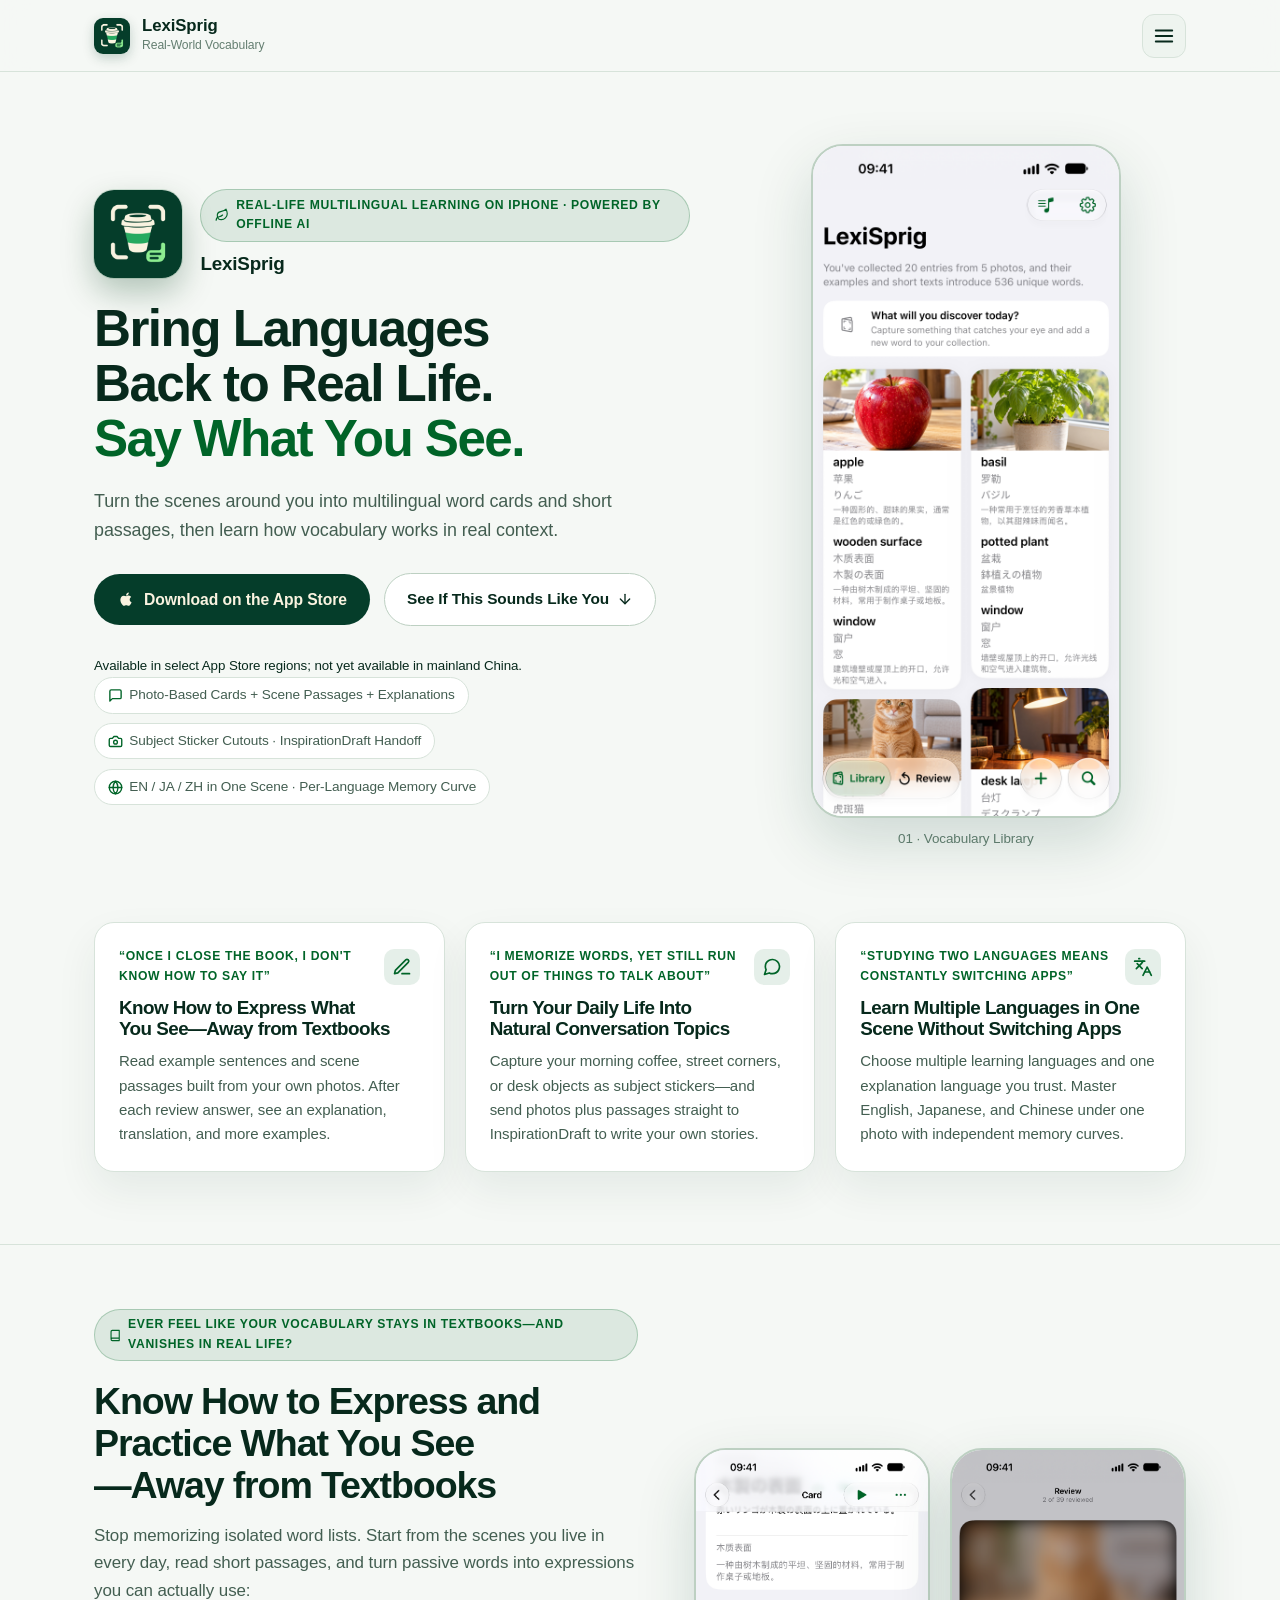
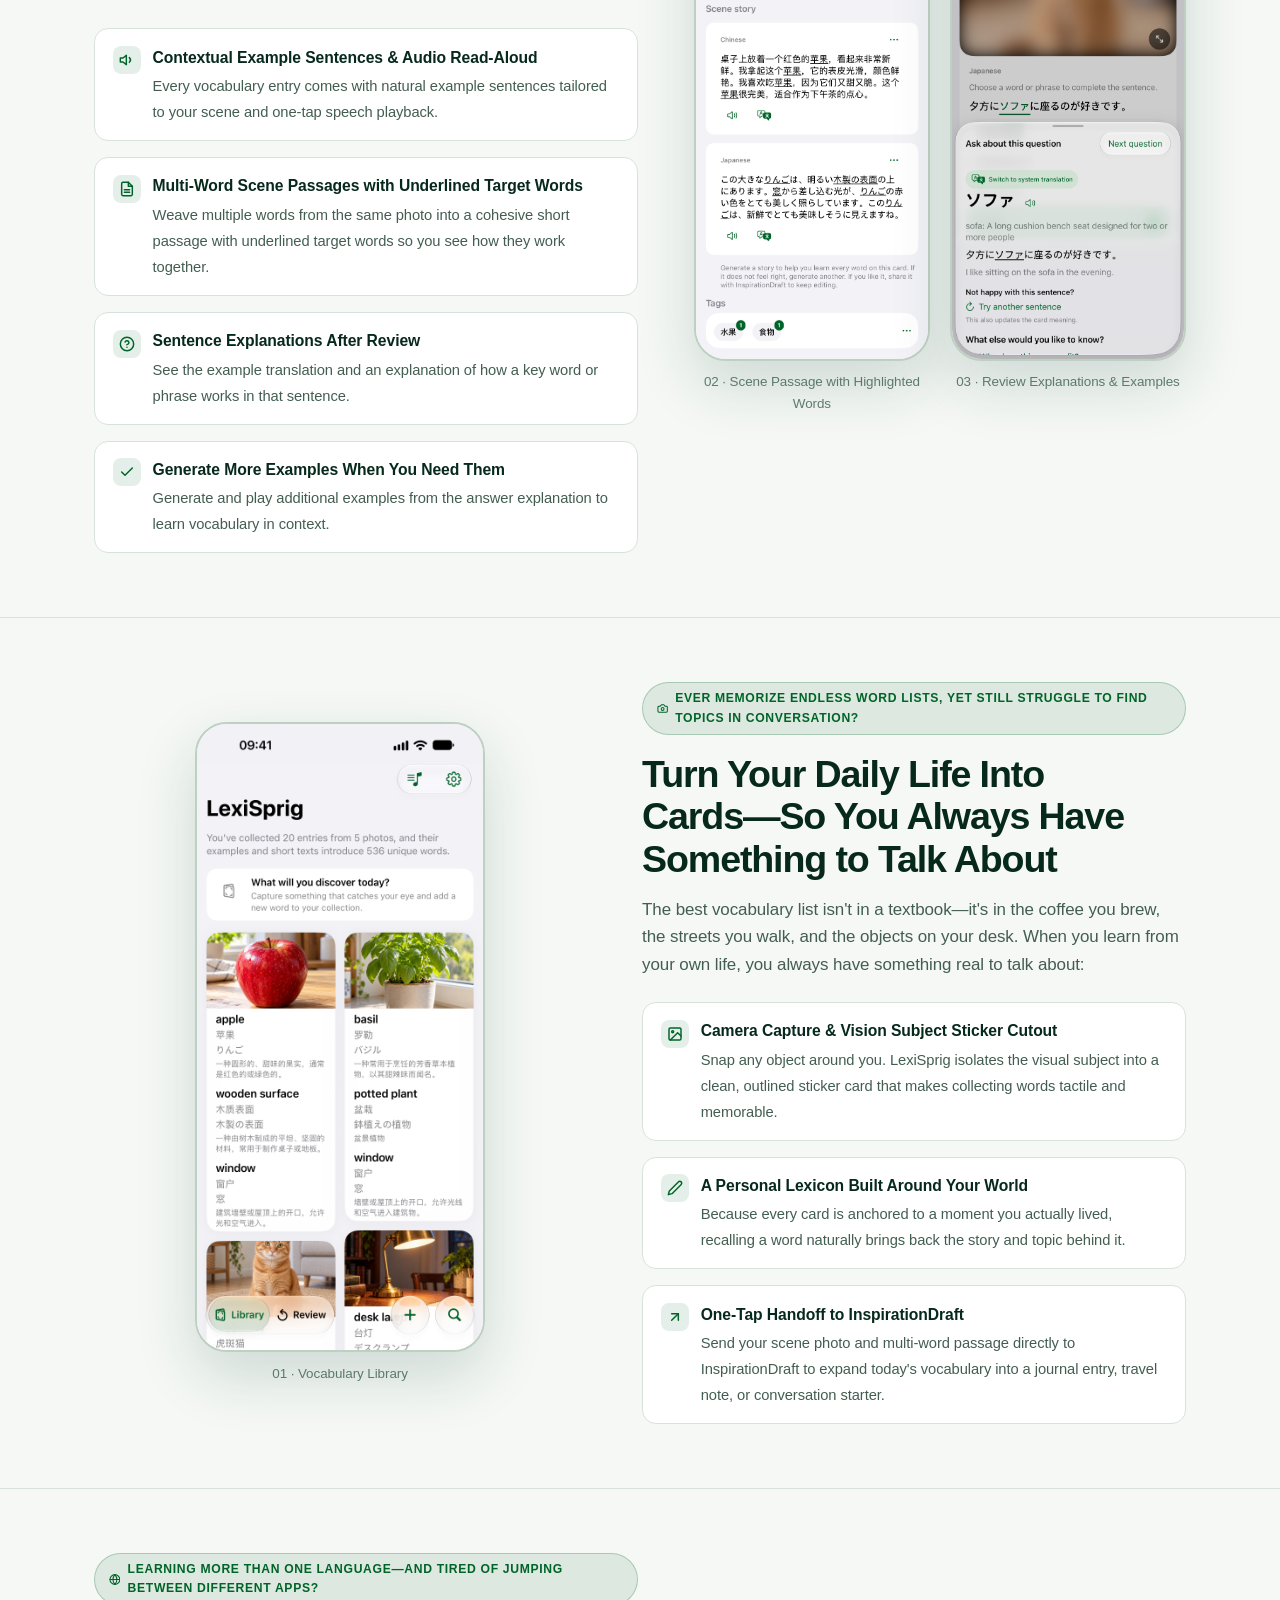
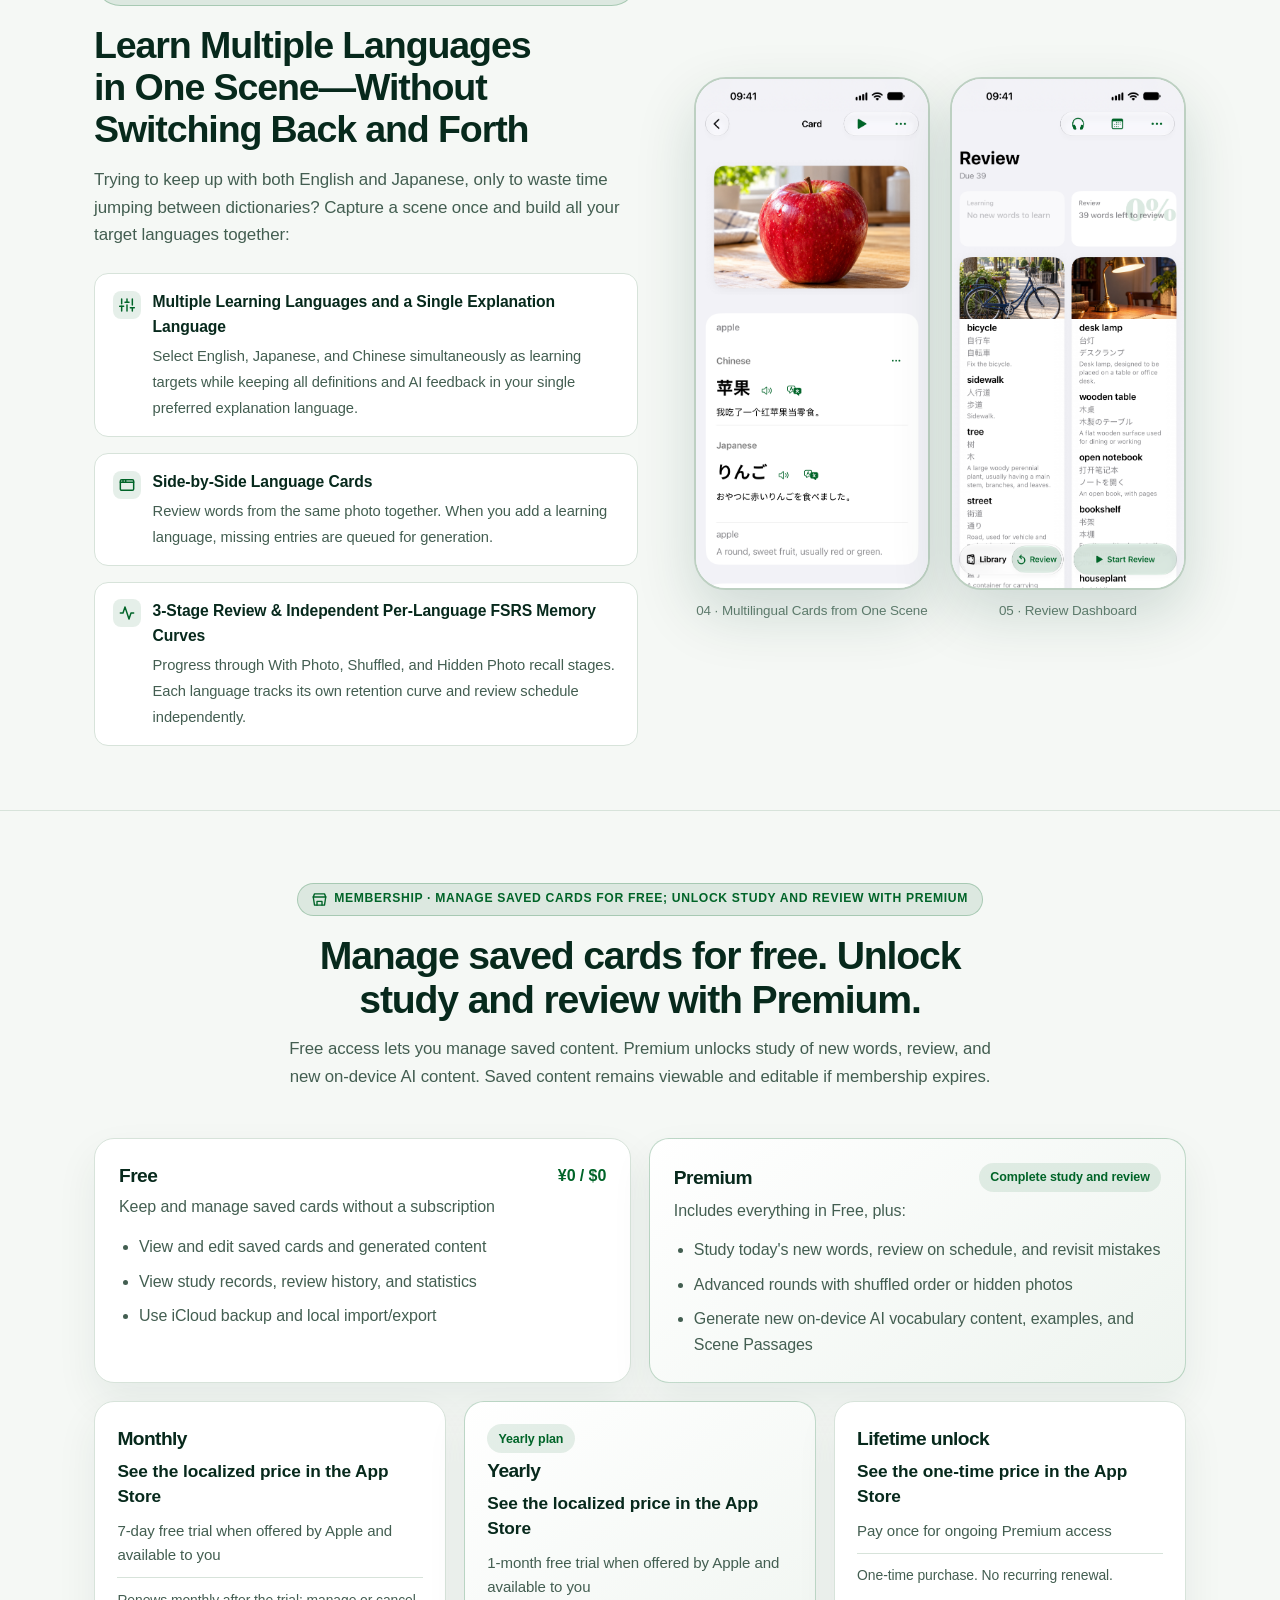
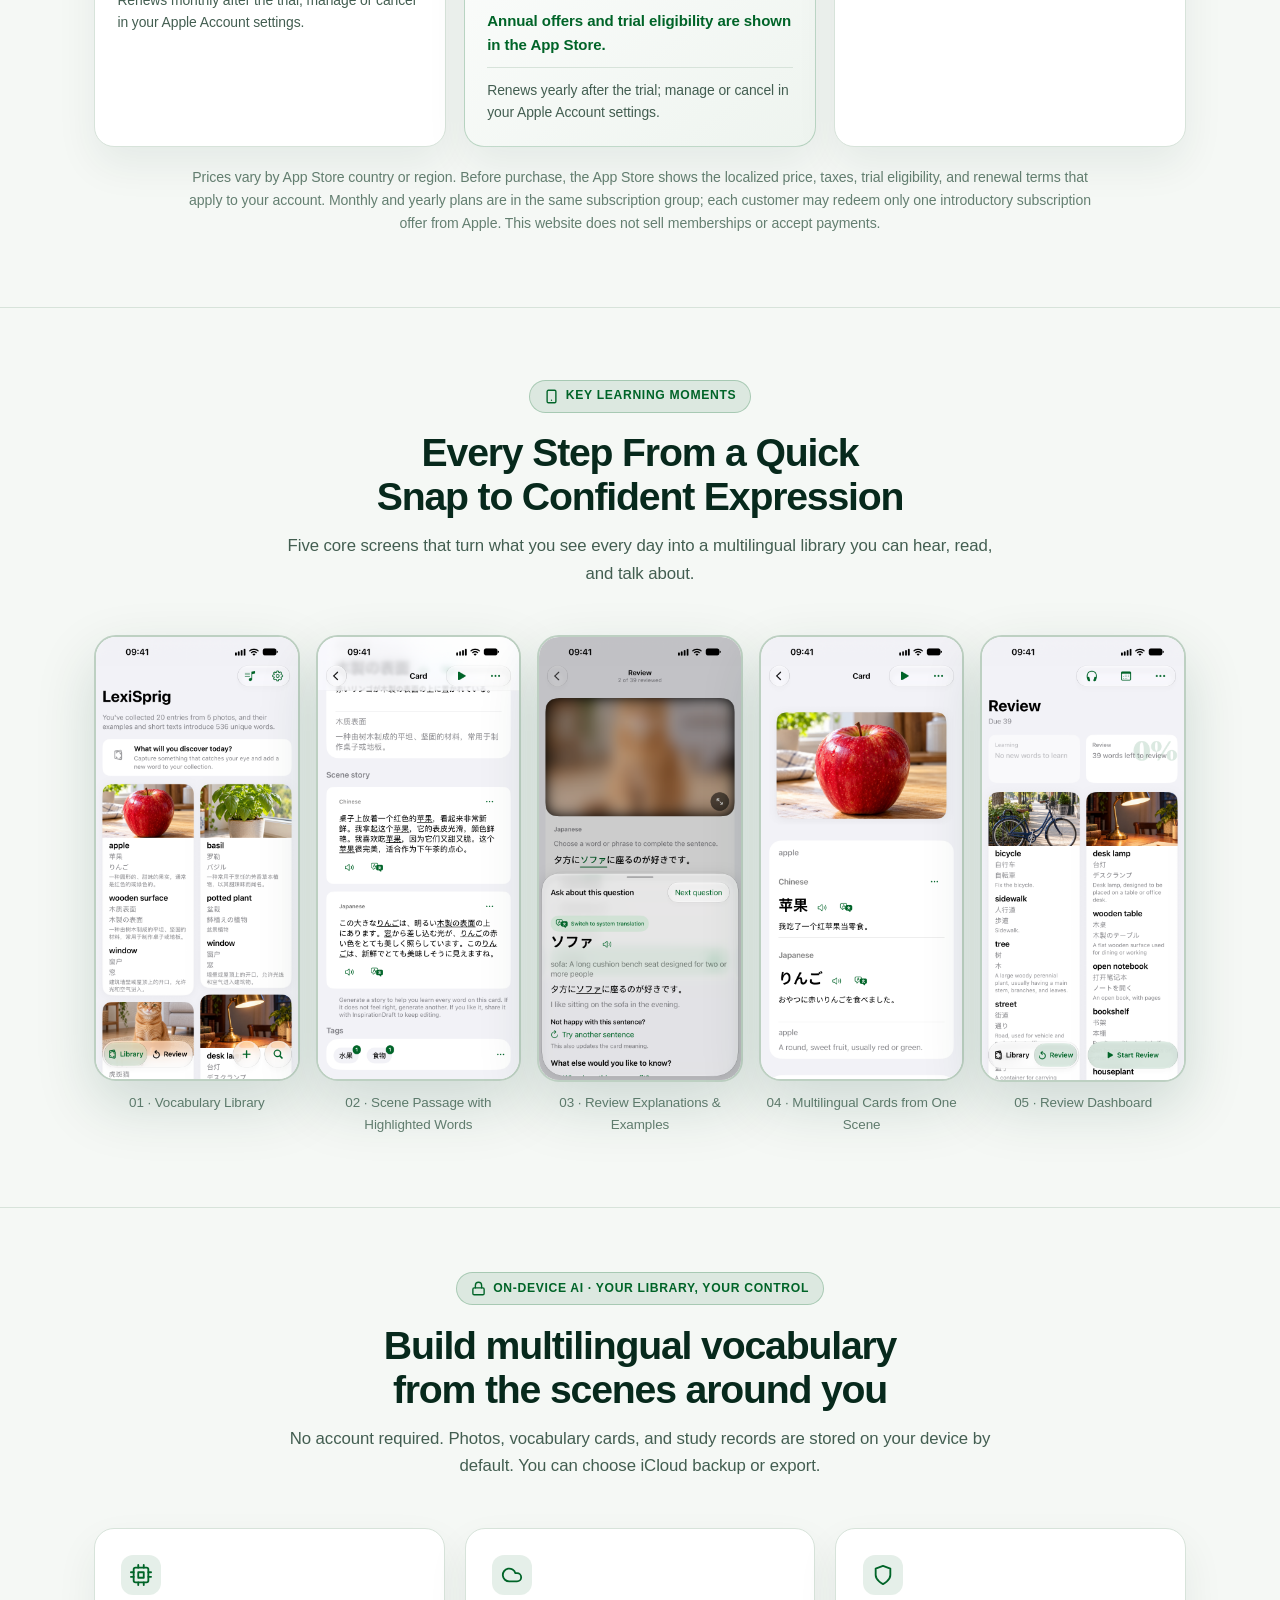
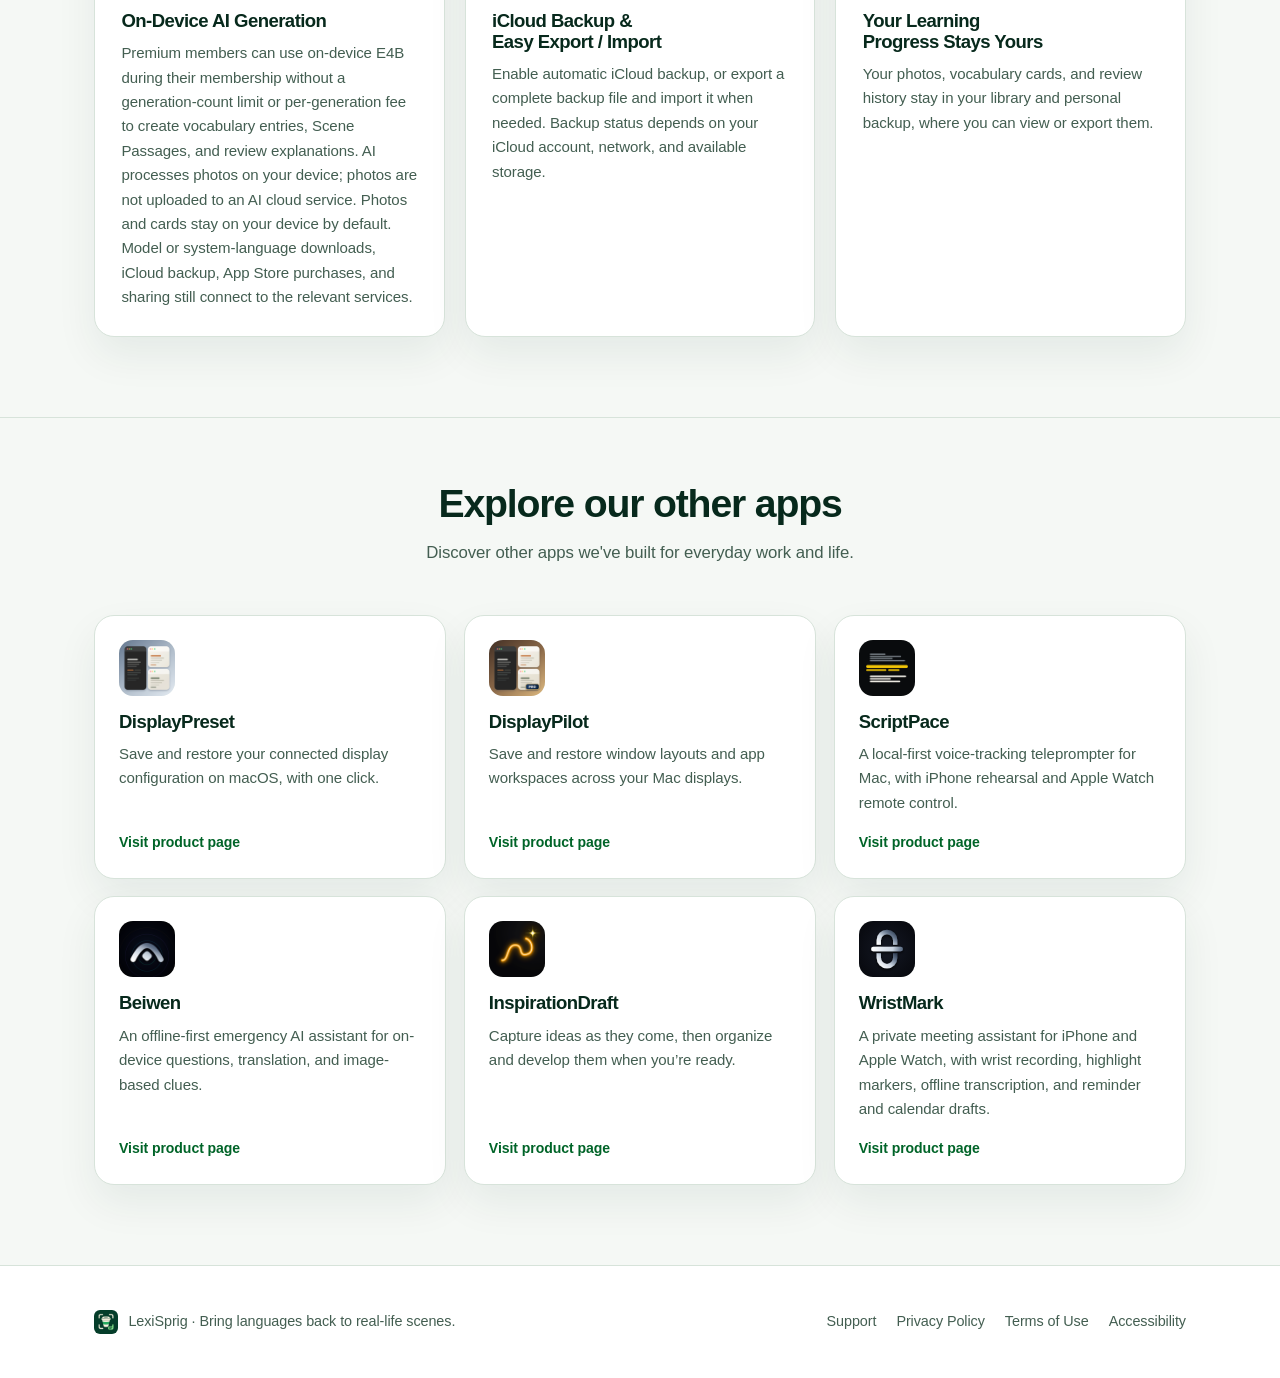
<file: index.html>
<!DOCTYPE html>
<html lang="zh-Hans" data-lang="zh">
<head>
  <meta charset="UTF-8">
  <meta name="viewport" content="width=device-width, initial-scale=1.0">
  <meta name="color-scheme" content="light dark">
  <title>拾词贴 LexiSprig — 把外语放回真实生活，看见就能说出口</title>
  <meta name="description" content="拍下眼前的生活场景，把照片中的事物变成多语词卡和场景短文，在真实语境里积累表达。">
  <meta property="og:title" content="拾词贴 LexiSprig — 把外语放回真实生活，看见就能说出口">
  <meta property="og:description" content="拍下眼前的生活场景，把照片中的事物变成多语词卡和场景短文，在真实语境里积累表达。">
  <link rel="canonical" href="https://lexisprig-app.github.io/">
  <meta property="og:url" content="https://lexisprig-app.github.io/">
  <meta property="og:site_name" content="LexiSprig">
  <meta property="og:image" content="https://lexisprig-app.github.io/icons/app_icon.png">
  <meta property="og:image:alt" content="LexiSprig app icon">
  <meta property="og:type" content="website">
  <meta name="twitter:card" content="summary">
  <meta name="twitter:title" content="拾词贴 LexiSprig — 把外语放回真实生活，看见就能说出口">
  <meta name="twitter:description" content="拍下眼前的生活场景，把照片中的事物变成多语词卡和场景短文，在真实语境里积累表达。">
  <meta name="twitter:image" content="https://lexisprig-app.github.io/icons/app_icon.png">
  <meta name="twitter:image:alt" content="LexiSprig app icon">
  <script type="application/ld+json">
  {
    "@context": "https://schema.org",
    "@type": "SoftwareApplication",
    "name": "LexiSprig",
    "applicationCategory": "EducationalApplication",
    "operatingSystem": "iOS",
    "url": "https://lexisprig-app.github.io/",
    "downloadUrl": "https://apps.apple.com/app/id6818102711"
  }
  </script>
  <link rel="icon" type="image/png" sizes="16x16" href="favicon-16x16.png">
  <link rel="icon" type="image/png" sizes="32x32" href="favicon-32x32.png">
  <link rel="apple-touch-icon" sizes="180x180" href="apple-touch-icon.png">
  <link rel="stylesheet" href="css/style.css">
  <script src="js/main.js" defer></script>
  <meta name="google-site-verification" content="MsABpYk28iS9AmftrLQE2RpmlSaZcOFVWwh1-s5Cs7k" />
  <meta name="msvalidate.01" content="1291839334BA1672DC26E8190052CEB3" />
</head>
<body data-page="home" data-asset-prefix="">
  <nav class="navbar" id="site-nav">
    <div class="navbar-inner">
      <a href="index.html" class="brand-link">
        <img src="icons/app_icon.png" alt="LexiSprig Icon" class="brand-icon" width="36" height="36">
        <span class="brand-text">
          <span class="brand-title" data-i18n="nav.brand">拾词贴 LexiSprig</span>
          <span class="brand-Tagline" data-i18n="nav.tagline">眼见即所得的多语实景词汇本</span>
        </span>
      </a>

      <button type="button" class="nav-toggle" id="nav-toggle" aria-expanded="false" aria-controls="site-nav-menu" aria-label="打开导航菜单">
        <svg class="icon-menu" xmlns="http://www.w3.org/2000/svg" width="22" height="22" viewBox="0 0 24 24" fill="none" stroke="currentColor" stroke-width="2" stroke-linecap="round" stroke-linejoin="round" aria-hidden="true">
          <line x1="3" y1="6" x2="21" y2="6"></line>
          <line x1="3" y1="12" x2="21" y2="12"></line>
          <line x1="3" y1="18" x2="21" y2="18"></line>
        </svg>
        <svg class="icon-close" xmlns="http://www.w3.org/2000/svg" width="22" height="22" viewBox="0 0 24 24" fill="none" stroke="currentColor" stroke-width="2" stroke-linecap="round" stroke-linejoin="round" aria-hidden="true">
          <line x1="18" y1="6" x2="6" y2="18"></line>
          <line x1="6" y1="6" x2="18" y2="18"></line>
        </svg>
      </button>

      <div class="nav-menu" id="site-nav-menu">
        <ul class="nav-links">
          <li><a href="#pain-3" data-i18n="nav.pain3">开口表达</a></li>
          <li><a href="#pain-2" data-i18n="nav.pain2">生活话题</a></li>
          <li><a href="#pain-1" data-i18n="nav.pain1">一景多语</a></li>
          <li><a href="#membership" data-i18n="nav.membership">会员计划</a></li>
          <li><a href="#gallery" data-i18n="nav.gallery">界面预览</a></li>
          <li><a href="support.html" data-i18n="nav.support">应用支持</a></li>
          <li><a href="legal/privacy.html" data-i18n="nav.privacy">隐私政策</a></li>
          <li><a href="legal/terms.html" data-i18n="nav.terms">使用条款</a></li>
        </ul>
        <div class="locale-switcher" role="group" aria-label="Language switcher">
          <button type="button" class="lang-switch is-active" data-set-lang="zh" data-i18n="nav.chinese" aria-pressed="true">中文</button>
          <button type="button" class="lang-switch" data-set-lang="en" data-i18n="nav.english" aria-pressed="false">English</button>
        </div>
      </div>
    </div>
  </nav>

  <main>
    <!-- Hero Section -->
    <div class="container">
      <header class="hero">
        <div class="hero-copy">
          <div class="hero-brand-head">
            <img src="icons/app_icon.png" alt="拾词贴 LexiSprig App Icon" class="hero-app-icon" width="88" height="88">
            <div class="hero-brand-meta">
              <div class="section-kicker">
                <svg xmlns="http://www.w3.org/2000/svg" width="16" height="16" viewBox="0 0 24 24" fill="none" stroke="currentColor" stroke-width="2" stroke-linecap="round" stroke-linejoin="round" aria-hidden="true">
                  <path d="M11 20A7 7 0 0 1 9.8 6.1C15.5 5 17 4.48 19 2c1 2 2 4.18 2 8 0 5.5-4.78 10-10 10Z"></path>
                  <path d="M2 21c0-3 1.85-5.36 5.08-6C9.5 14.52 12 13 13 12"></path>
                </svg>
                <span data-i18n="hero.kicker">iPhone 实景多语学习 · 基于离线 AI</span>
              </div>
              <p class="hero-app-name" data-i18n="nav.brand">拾词贴 LexiSprig</p>
            </div>
          </div>
          <h1 class="hero-title" data-i18n="hero.title">把外语放回真实生活，<br><span class="accent-text">看见就能说出口。</span></h1>
          <p class="hero-subtitle" data-i18n="hero.subtitle">
            拍下眼前的生活场景，把照片中的事物变成多语词卡和场景短文，在真实语境里积累表达。
          </p>
          <div class="hero-actions">
            <a href="https://apps.apple.com/app/id6818102711" class="btn-primary" target="_blank" rel="noopener noreferrer">
              <svg xmlns="http://www.w3.org/2000/svg" width="18" height="18" viewBox="0 0 24 24" fill="currentColor" aria-hidden="true">
                <path d="M17.05 20.28c-.98.95-2.05.8-3.08.35-1.08-.46-2.07-.48-3.21 0-1.42.61-2.17.43-3.02-.35C2.93 15.33 3.64 7.8 9.1 7.52c1.33.07 2.25.73 3.02.78 1.15-.23 2.25-.89 3.5-.84 1.5.12 2.63.71 3.38 1.8-3.12 1.87-2.38 5.98.48 7.13-.57 1.5-1.31 2.99-2.43 3.89ZM12.03 7.44c-.15-2.23 1.66-4.07 3.74-4.24.29 2.58-2.34 4.5-3.74 4.24Z"></path>
              </svg>
              <span data-i18n="hero.primaryBtn">App Store 下载</span>
            </a>
            <a href="#pain-3" class="btn-secondary">
              <span data-i18n="hero.secondaryBtn">看看是不是你的日常困扰</span>
              <svg xmlns="http://www.w3.org/2000/svg" width="16" height="16" viewBox="0 0 24 24" fill="none" stroke="currentColor" stroke-width="2" stroke-linecap="round" stroke-linejoin="round" aria-hidden="true">
                <line x1="12" y1="5" x2="12" y2="19"></line>
                <polyline points="19 12 12 19 5 12"></polyline>
              </svg>
            </a>
          </div>
          <small data-i18n="hero.storeNote">目前可从部分地区 App Store 下载；中国大陆区暂未上架。</small>
          <div class="hero-pills">
            <span class="hero-pill">
              <svg xmlns="http://www.w3.org/2000/svg" width="15" height="15" viewBox="0 0 24 24" fill="none" stroke="currentColor" stroke-width="2.2" stroke-linecap="round" stroke-linejoin="round" aria-hidden="true">
                <path d="M21 15a2 2 0 0 1-2 2H7l-4 4V5a2 2 0 0 1 2-2h14a2 2 0 0 1 2 2z"></path>
              </svg>
              <span data-i18n="hero.pill1">实景词卡 + 场景短文 + 例句讲解</span>
            </span>
            <span class="hero-pill">
              <svg xmlns="http://www.w3.org/2000/svg" width="15" height="15" viewBox="0 0 24 24" fill="none" stroke="currentColor" stroke-width="2.2" stroke-linecap="round" stroke-linejoin="round" aria-hidden="true">
                <path d="M14.5 4h-5L7 7H4a2 2 0 0 0-2 2v9a2 2 0 0 0 2 2h16a2 2 0 0 0 2-2V9a2 2 0 0 0-2-2h-3l-2.5-3z"></path>
                <circle cx="12" cy="13" r="3"></circle>
              </svg>
              <span data-i18n="hero.pill2">实物贴纸入库 · 联动灵感树洞</span>
            </span>
            <span class="hero-pill">
              <svg xmlns="http://www.w3.org/2000/svg" width="15" height="15" viewBox="0 0 24 24" fill="none" stroke="currentColor" stroke-width="2.2" stroke-linecap="round" stroke-linejoin="round" aria-hidden="true">
                <circle cx="12" cy="12" r="10"></circle>
                <line x1="2" y1="12" x2="22" y2="12"></line>
                <path d="M12 2a15.3 15.3 0 0 1 4 10 15.3 15.3 0 0 1-4 10 15.3 15.3 0 0 1-4-10 15.3 15.3 0 0 1 4-10z"></path>
              </svg>
              <span data-i18n="hero.pill3">英 / 日 / 中同景对照 · 独立记忆曲线</span>
            </span>
          </div>
        </div>

        <div class="hero-visual">
          <figure class="screenshot-slot">
            <div class="screenshot-frame">
              <img data-screenshot="1" src="assets/screenshots/zh-Hans/01.png" data-src-zh="assets/screenshots/zh-Hans/01.png" data-src-en="assets/screenshots/en/01.png" alt="词库主界面，展示实景词卡" loading="lazy" decoding="async">
            </div>
            <figcaption class="screenshot-caption" data-i18n="gallery.cap1">01 · 词库主界面</figcaption>
          </figure>
        </div>
      </header>

      <!-- 3 -> 2 -> 1 Pain Point Summary Cards -->
      <section class="pain-strip" aria-label="Core user pain points in 3-2-1 priority order">
        <a href="#pain-3" class="pain-card">
          <div class="pain-card-top">
            <span class="pain-badge" data-i18n="strip.p3Badge">「一离开书本，我就不知道怎么开口」</span>
            <span class="pain-icon" aria-hidden="true">
              <svg xmlns="http://www.w3.org/2000/svg" width="20" height="20" viewBox="0 0 24 24" fill="none" stroke="currentColor" stroke-width="2" stroke-linecap="round" stroke-linejoin="round">
                <path d="M12 20h9"></path>
                <path d="M16.5 3.5a2.12 2.12 0 0 1 3 3L7 19l-4 1 1-4Z"></path>
              </svg>
            </span>
          </div>
          <h2 data-i18n="strip.p3Title">离开书本，你也知道眼前的一切怎么表达</h2>
          <p data-i18n="strip.p3Desc">拍下身边的画面，立刻看到地道例句与多词串联的场景短文；复习答题后还能随时看句子讲解、译文与更多例句。</p>
        </a>

        <a href="#pain-2" class="pain-card">
          <div class="pain-card-top">
            <span class="pain-badge" data-i18n="strip.p2Badge">「背了很多词，聊天时却依然没话题」</span>
            <span class="pain-icon" aria-hidden="true">
              <svg xmlns="http://www.w3.org/2000/svg" width="20" height="20" viewBox="0 0 24 24" fill="none" stroke="currentColor" stroke-width="2" stroke-linecap="round" stroke-linejoin="round">
                <path d="M21 11.5a8.38 8.38 0 0 1-.9 3.8 8.5 8.5 0 0 1-7.6 4.7 8.38 8.38 0 0 1-3.8-.9L3 21l1.9-5.7a8.38 8.38 0 0 1-.9-3.8 8.5 8.5 0 0 1 4.7-7.6 8.38 8.38 0 0 1 3.8-.9h.5a8.48 8.48 0 0 1 8 8v.5z"></path>
              </svg>
            </span>
          </div>
          <h2 data-i18n="strip.p2Title">把你的日常变成词卡，和人交流自带话题</h2>
          <p data-i18n="strip.p2Desc">随手拍下早餐、街景与桌边小物，自动抠出透明贴纸，还能一键把场景图与短文送入灵感树洞写下你的故事。</p>
        </a>

        <a href="#pain-1" class="pain-card">
          <div class="pain-card-top">
            <span class="pain-badge" data-i18n="strip.p1Badge">「同时学两门外语，每天在几个 App 间来回切」</span>
            <span class="pain-icon" aria-hidden="true">
              <svg xmlns="http://www.w3.org/2000/svg" width="20" height="20" viewBox="0 0 24 24" fill="none" stroke="currentColor" stroke-width="2" stroke-linecap="round" stroke-linejoin="round">
                <path d="m5 8 6 6"></path>
                <path d="m4 14 6-6 2-3"></path>
                <path d="M2 5h12"></path>
                <path d="M7 2h1"></path>
                <path d="m22 22-5-10-5 10"></path>
                <path d="M14 18h6"></path>
              </svg>
            </span>
          </div>
          <h2 data-i18n="strip.p1Title">同一场景同步学多语，不用再切来切去</h2>
          <p data-i18n="strip.p1Desc">多选你想学的语种、单选你最习惯的解释语种，在一张照片里同时掌握英、日、中表达，各自拥有独立记忆曲线。</p>
        </a>
      </section>
    </div>

    <!-- Section 1 (Pain Point 3 - First in 3-2-1 Order): Understand Vocabulary in Context -->
    <section id="pain-3" class="narrative-section">
      <div class="container">
        <div class="narrative-grid">
          <div class="feature-copy">
            <div class="section-kicker">
              <svg xmlns="http://www.w3.org/2000/svg" width="15" height="15" viewBox="0 0 24 24" fill="none" stroke="currentColor" stroke-width="2.2" stroke-linecap="round" stroke-linejoin="round" aria-hidden="true">
                <path d="M4 19.5v-15A2.5 2.5 0 0 1 6.5 2H20v20H6.5a2.5 2.5 0 0 1 0-5H20"></path>
              </svg>
              <span data-i18n="section3.kicker">你是否也常觉得：外语留在书本里，一回到生活就不知道怎么表达？</span>
            </div>
          <h2 data-i18n="section3.title">离开书本，你也知道眼前的一切怎么说、怎么练</h2>
            <p class="feature-lead" data-i18n="section3.lead">
              别再死记孤立的考纲词表了。从你每天置身的生活画面出发，听例句、读短文、看解析，把「书本上的词」真正变成「你嘴边的表达」：
            </p>
            <ul class="feature-points">
              <li>
                <span class="point-icon" aria-hidden="true">
                  <svg xmlns="http://www.w3.org/2000/svg" width="16" height="16" viewBox="0 0 24 24" fill="none" stroke="currentColor" stroke-width="2.2" stroke-linecap="round" stroke-linejoin="round">
                    <polygon points="11 5 6 9 2 9 2 15 6 15 11 19 11 5"></polygon>
                    <path d="M15.54 8.46a5 5 0 0 1 0 7.07"></path>
                  </svg>
                </span>
                <div class="point-body">
                  <strong data-i18n="section3.point1Title">地道例句与发音跟读</strong>
                  <span data-i18n="section3.point1Desc">每个词条均配备贴合当前画面的自然例句与语音朗读，让你先听懂地道语感。</span>
                </div>
              </li>
              <li>
                <span class="point-icon" aria-hidden="true">
                  <svg xmlns="http://www.w3.org/2000/svg" width="16" height="16" viewBox="0 0 24 24" fill="none" stroke="currentColor" stroke-width="2.2" stroke-linecap="round" stroke-linejoin="round">
                    <path d="M14 2H6a2 2 0 0 0-2 2v16a2 2 0 0 0 2 2h12a2 2 0 0 0 2-2V8z"></path>
                    <polyline points="14 2 14 8 20 8"></polyline>
                    <line x1="16" y1="13" x2="8" y2="13"></line>
                    <line x1="16" y1="17" x2="8" y2="17"></line>
                  </svg>
                </span>
                <div class="point-body">
                  <strong data-i18n="section3.point2Title">多词串联「场景短文」（目标词下划线高亮）</strong>
                  <span data-i18n="section3.point2Desc">自动将同一张照片里的多个词汇编织成一段生活化短文，直观理解词与词在真实语境中的搭配。</span>
                </div>
              </li>
              <li>
                <span class="point-icon" aria-hidden="true">
                  <svg xmlns="http://www.w3.org/2000/svg" width="16" height="16" viewBox="0 0 24 24" fill="none" stroke="currentColor" stroke-width="2.2" stroke-linecap="round" stroke-linejoin="round">
                    <circle cx="12" cy="12" r="10"></circle>
                    <path d="M9.09 9a3 3 0 0 1 5.83 1c0 2-3 3-3 3"></path>
                    <line x1="12" y1="17" x2="12.01" y2="17"></line>
                  </svg>
                </span>
                <div class="point-body">
                  <strong data-i18n="section3.point3Title">复习答题后的句子讲解</strong>
                  <span data-i18n="section3.point3Desc">查看例句译文和重点说明，理解关键词组在当前句子中的含义。</span>
                </div>
              </li>
              <li>
                <span class="point-icon" aria-hidden="true">
                  <svg xmlns="http://www.w3.org/2000/svg" width="16" height="16" viewBox="0 0 24 24" fill="none" stroke="currentColor" stroke-width="2.2" stroke-linecap="round" stroke-linejoin="round">
                    <polyline points="20 6 9 17 4 12"></polyline>
                  </svg>
                </span>
                <div class="point-body">
                  <strong data-i18n="section3.point4Title">按需生成更多例句</strong>
                  <span data-i18n="section3.point4Desc">在答案解析中生成并朗读更多例句，结合上下文巩固词语用法。</span>
                </div>
              </li>
            </ul>
          </div>

          <div class="feature-visuals">
            <figure class="screenshot-slot">
              <div class="screenshot-frame">
                <img data-screenshot="2" src="assets/screenshots/zh-Hans/02.png" data-src-zh="assets/screenshots/zh-Hans/02.png" data-src-en="assets/screenshots/en/02.png" alt="场景短文与目标词高亮" loading="lazy" decoding="async">
              </div>
              <figcaption class="screenshot-caption" data-i18n="gallery.cap2">02 · 场景短文与目标词高亮</figcaption>
            </figure>
            <figure class="screenshot-slot">
              <div class="screenshot-frame">
                <img data-screenshot="3" src="assets/screenshots/zh-Hans/03.png" data-src-zh="assets/screenshots/zh-Hans/03.png" data-src-en="assets/screenshots/en/03.png" alt="复习答案反馈与例句解析" loading="lazy" decoding="async">
              </div>
              <figcaption class="screenshot-caption" data-i18n="gallery.cap3">03 · 复习答案解析与例句</figcaption>
            </figure>
          </div>
        </div>
      </div>
    </section>

    <!-- Section 2 (Pain Point 2 - Second in 3-2-1 Order): Real Life Into Conversation Topics -->
    <section id="pain-2" class="narrative-section is-reversed">
      <div class="container">
        <div class="narrative-grid">
          <div class="feature-copy">
            <div class="section-kicker">
              <svg xmlns="http://www.w3.org/2000/svg" width="15" height="15" viewBox="0 0 24 24" fill="none" stroke="currentColor" stroke-width="2.2" stroke-linecap="round" stroke-linejoin="round" aria-hidden="true">
                <path d="M14.5 4h-5L7 7H4a2 2 0 0 0-2 2v9a2 2 0 0 0 2 2h16a2 2 0 0 0 2-2V9a2 2 0 0 0-2-2h-3l-2.5-3z"></path>
                <circle cx="12" cy="13" r="3"></circle>
              </svg>
              <span data-i18n="section2.kicker">你是否也有同感：背过再多单词表，和人交流时还是找不到话题？</span>
            </div>
            <h2 data-i18n="section2.title">把你的日常拍进词库，和别人聊天自然有话可聊</h2>
            <p class="feature-lead" data-i18n="section2.lead">
              最好的外语素材不在考卷里，而在你每天喝的咖啡、逛的街角和喜爱的器物中。用你自己的生活学外语，每次开口都有真实故事可讲：
            </p>
            <ul class="feature-points">
              <li>
                <span class="point-icon" aria-hidden="true">
                  <svg xmlns="http://www.w3.org/2000/svg" width="16" height="16" viewBox="0 0 24 24" fill="none" stroke="currentColor" stroke-width="2.2" stroke-linecap="round" stroke-linejoin="round">
                    <rect x="3" y="3" width="18" height="18" rx="2" ry="2"></rect>
                    <circle cx="8.5" cy="8.5" r="1.5"></circle>
                    <polyline points="21 15 16 10 5 21"></polyline>
                  </svg>
                </span>
                <div class="point-body">
                  <strong data-i18n="section2.point1Title">实景拍照与 Vision 主体贴纸抠图</strong>
                  <span data-i18n="section2.point1Desc">对准眼前物品一拍，自动识别视觉主体并生成带柔和描边的透明贴纸词卡，还原手账般的收集乐趣。</span>
                </div>
              </li>
              <li>
                <span class="point-icon" aria-hidden="true">
                  <svg xmlns="http://www.w3.org/2000/svg" width="16" height="16" viewBox="0 0 24 24" fill="none" stroke="currentColor" stroke-width="2.2" stroke-linecap="round" stroke-linejoin="round">
                    <path d="M17 3a2.85 2.83 0 1 1 4 4L7.5 20.5 2 22l1.5-5.5Z"></path>
                  </svg>
                </span>
                <div class="point-body">
                  <strong data-i18n="section2.point2Title">围绕你真正关心的生活切片建库</strong>
                  <span data-i18n="section2.point2Desc">无论是手冲咖啡器具、露营装备还是旅行菜单，你积累的每一个词都来自亲身经历，开口聊天自然言之有物。</span>
                </div>
              </li>
              <li>
                <span class="point-icon" aria-hidden="true">
                  <svg xmlns="http://www.w3.org/2000/svg" width="16" height="16" viewBox="0 0 24 24" fill="none" stroke="currentColor" stroke-width="2.2" stroke-linecap="round" stroke-linejoin="round">
                    <path d="M7 17L17 7"></path>
                    <path d="M7 7h10v10"></path>
                  </svg>
                </span>
                <div class="point-body">
                  <strong data-i18n="section2.point3Title">一键联动「灵感树洞 (InspirationDraft)」延伸表达</strong>
                  <span data-i18n="section2.point3Desc">可将场景原图与多词串联短文一键发送至灵感树洞，继续扩写为双语随笔、旅行笔记或社交分享话题。</span>
                </div>
              </li>
            </ul>
          </div>

          <div class="feature-visuals single-slot">
            <figure class="screenshot-slot">
              <div class="screenshot-frame">
                <img data-screenshot="1" src="assets/screenshots/zh-Hans/01.png" data-src-zh="assets/screenshots/zh-Hans/01.png" data-src-en="assets/screenshots/en/01.png" alt="词库主界面，展示实景词卡" loading="lazy" decoding="async">
              </div>
              <figcaption class="screenshot-caption" data-i18n="gallery.cap1">01 · 词库主界面</figcaption>
            </figure>
          </div>
        </div>
      </div>
    </section>

    <!-- Section 3 (Pain Point 1 - Third in 3-2-1 Order): Multi-Language Sync Without Switching Apps -->
    <section id="pain-1" class="narrative-section">
      <div class="container">
        <div class="narrative-grid">
          <div class="feature-copy">
            <div class="section-kicker">
              <svg xmlns="http://www.w3.org/2000/svg" width="15" height="15" viewBox="0 0 24 24" fill="none" stroke="currentColor" stroke-width="2.2" stroke-linecap="round" stroke-linejoin="round" aria-hidden="true">
                <circle cx="12" cy="12" r="10"></circle>
                <line x1="2" y1="12" x2="22" y2="12"></line>
                <path d="M12 2a15.3 15.3 0 0 1 4 10 15.3 15.3 0 0 1-4 10 15.3 15.3 0 0 1-4-10 15.3 15.3 0 0 1 4-10z"></path>
              </svg>
              <span data-i18n="section1.kicker">同时学几门语言时，你也厌倦了在不同 App 之间来回切换吗？</span>
            </div>
            <h2 data-i18n="section1.title">同一个场景同步学多语，你不必再切来切去</h2>
            <p class="feature-lead" data-i18n="section1.lead">
              想同时把英语和日语捡起来，却总在不同词典和背词软件里重复折腾？在同一个生活画面里，一次拍下就能同步积累多门语言：
            </p>
            <ul class="feature-points">
              <li>
                <span class="point-icon" aria-hidden="true">
                  <svg xmlns="http://www.w3.org/2000/svg" width="16" height="16" viewBox="0 0 24 24" fill="none" stroke="currentColor" stroke-width="2.2" stroke-linecap="round" stroke-linejoin="round">
                    <line x1="4" y1="21" x2="4" y2="14"></line>
                    <line x1="4" y1="10" x2="4" y2="3"></line>
                    <line x1="12" y1="21" x2="12" y2="12"></line>
                    <line x1="12" y1="8" x2="12" y2="3"></line>
                    <line x1="20" y1="21" x2="20" y2="16"></line>
                    <line x1="20" y1="12" x2="20" y2="3"></line>
                    <line x1="1" y1="14" x2="7" y2="14"></line>
                    <line x1="9" y1="8" x2="15" y2="8"></line>
                    <line x1="17" y1="16" x2="23" y2="16"></line>
                  </svg>
                </span>
                <div class="point-body">
                  <strong data-i18n="section1.point1Title">「学习语种（多选）」与「解释语种（单选）」彻底解耦</strong>
                  <span data-i18n="section1.point1Desc">可同时勾选英语、日语、中文作为学习目标，并指定你最熟悉的单一母语作为释义语言，认知负担更轻。</span>
                </div>
              </li>
              <li>
                <span class="point-icon" aria-hidden="true">
                  <svg xmlns="http://www.w3.org/2000/svg" width="16" height="16" viewBox="0 0 24 24" fill="none" stroke="currentColor" stroke-width="2.2" stroke-linecap="round" stroke-linejoin="round">
                    <rect x="2" y="4" width="20" height="16" rx="2"></rect>
                    <path d="M10 4v4"></path>
                    <path d="M2 8h20"></path>
                    <path d="M6 4v4"></path>
                  </svg>
                </span>
                <div class="point-body">
                  <strong data-i18n="section1.point2Title">一景多语并列切换，历史词卡自动补齐</strong>
                  <span data-i18n="section1.point2Desc">同一张实景图下可查看各语种词条与例句；新增学习语种后，旧卡片会排入队列补齐缺少的语种内容。</span>
                </div>
              </li>
              <li>
                <span class="point-icon" aria-hidden="true">
                  <svg xmlns="http://www.w3.org/2000/svg" width="16" height="16" viewBox="0 0 24 24" fill="none" stroke="currentColor" stroke-width="2.2" stroke-linecap="round" stroke-linejoin="round">
                    <polyline points="22 12 18 12 15 21 9 3 6 12 2 12"></polyline>
                  </svg>
                </span>
                <div class="point-body">
                  <strong data-i18n="section1.point3Title">三阶段渐进复习与语种独立 FSRS 记忆曲线</strong>
                  <span data-i18n="section1.point3Desc">通过「带图巩固 → 打乱检阅 → 藏图盲测」逐步脱离画面提示；每个语种独立计算记忆衰减曲线与复习排程，互不干扰。</span>
                </div>
              </li>
            </ul>
          </div>

          <div class="feature-visuals">
            <figure class="screenshot-slot">
              <div class="screenshot-frame">
                <img data-screenshot="4" src="assets/screenshots/zh-Hans/04.png" data-src-zh="assets/screenshots/zh-Hans/04.png" data-src-en="assets/screenshots/en/04.png" alt="同一场景中的英语、日语与中文词卡" loading="lazy" decoding="async">
              </div>
              <figcaption class="screenshot-caption" data-i18n="gallery.cap4">04 · 同一场景的多语词卡</figcaption>
            </figure>
            <figure class="screenshot-slot">
              <div class="screenshot-frame">
                <img data-screenshot="5" src="assets/screenshots/zh-Hans/05.png" data-src-zh="assets/screenshots/zh-Hans/05.png" data-src-en="assets/screenshots/en/05.png" alt="复习主界面，展示学习与复习进度" loading="lazy" decoding="async">
              </div>
              <figcaption class="screenshot-caption" data-i18n="gallery.cap5">05 · 复习主界面</figcaption>
            </figure>
          </div>
        </div>
      </div>
    </section>

    <!-- Membership Plans and Feature Comparison -->
    <section id="membership" class="membership-section">
      <div class="container">
        <div class="section-header">
          <div class="section-kicker">
            <svg xmlns="http://www.w3.org/2000/svg" width="15" height="15" viewBox="0 0 24 24" fill="none" stroke="currentColor" stroke-width="2.2" stroke-linecap="round" stroke-linejoin="round" aria-hidden="true">
              <path d="m2 8 2 13h16l2-13"></path>
              <path d="M2 8h20l-2-5H4L2 8Z"></path>
              <path d="M8 21v-6h8v6"></path>
            </svg>
            <span data-i18n="membership.kicker">会员计划 · 免费管理词卡，高级会员解锁学习与复习</span>
          </div>
          <h2 data-i18n="membership.title">已保存词卡免费管理，学习与复习由高级会员解锁</h2>
          <p data-i18n="membership.lead">免费使用仅可管理已保存内容；今日新词学习、复习和新的本地 AI 学习内容由高级会员解锁。会员到期后，已保存内容仍可查看和编辑。</p>
        </div>

        <div class="membership-benefits">
          <article class="membership-benefit-card">
            <div class="membership-tier-heading">
              <h3 data-i18n="membership.freeTitle">免费使用</h3>
              <span class="membership-price" data-i18n="membership.freePrice">¥0 / $0</span>
            </div>
            <p class="membership-tier-caption" data-i18n="membership.freeCaption">无需订阅，保留和管理已保存词卡</p>
            <ul>
              <li data-i18n="membership.free1">查看、编辑已保存的词卡与生成内容</li>
              <li data-i18n="membership.free2">查看学习记录、复习历史与统计</li>
              <li data-i18n="membership.free3">使用 iCloud 备份、本地导入和导出</li>
            </ul>
          </article>
          <article class="membership-benefit-card membership-benefit-premium">
            <div class="membership-tier-heading">
              <h3 data-i18n="membership.premiumTitle">高级会员</h3>
              <span class="membership-badge" data-i18n="membership.premiumBadge">完整学习与复习</span>
            </div>
            <p class="membership-tier-caption" data-i18n="membership.premiumCaption">包含免费使用的全部能力，另解锁：</p>
            <ul>
              <li data-i18n="membership.premium1">今日新词学习、记忆曲线复习与最近错题复习</li>
              <li data-i18n="membership.premium2">打乱顺序、隐藏照片等进阶复习轮次</li>
              <li data-i18n="membership.premium3">生成新的本地 AI 词条内容、例句与场景短文</li>
            </ul>
          </article>
        </div>

        <div class="membership-plans">
          <article class="membership-plan-card">
            <h3 data-i18n="membership.monthlyTitle">月度订阅</h3>
          <p class="membership-plan-price"><span data-i18n="membership.monthlyPrice">具体价格以 App Store 购买页面为准</span></p>
            <p data-i18n="membership.monthlyTrial">符合 Apple 试用资格时，可享 7 天免费试用</p>
            <p class="membership-plan-detail" data-i18n="membership.monthlyTerms">试用后按月自动续订；可在 Apple 账户设置中取消。</p>
          </article>
          <article class="membership-plan-card membership-plan-featured">
            <span class="membership-plan-label" data-i18n="membership.annualBadge">年付更省</span>
            <h3 data-i18n="membership.annualTitle">年度订阅</h3>
            <p class="membership-plan-price"><span data-i18n="membership.annualPrice">具体价格以 App Store 购买页面为准</span></p>
            <p data-i18n="membership.annualTrial">符合 Apple 试用资格时，可享 1 个月免费试用</p>
            <p class="membership-saving" data-i18n="membership.annualSaving">年付优惠与试用资格以 App Store 购买页面为准。</p>
            <p class="membership-plan-detail" data-i18n="membership.annualTerms">试用后按年自动续订；可在 Apple 账户设置中取消。</p>
          </article>
          <article class="membership-plan-card">
            <h3 data-i18n="membership.lifetimeTitle">永久解锁</h3>
          <p class="membership-plan-price"><span data-i18n="membership.lifetimePrice">一次性价格以 App Store 购买页面为准</span></p>
            <p data-i18n="membership.lifetimeDesc">一次购买，永久解锁高级会员权益</p>
            <p class="membership-plan-detail" data-i18n="membership.lifetimeTerms">一次性付款，不会自动续费。</p>
          </article>
        </div>
        <p class="membership-disclaimer" data-i18n="membership.disclaimer">价格因 App Store 国家或地区而异。购买前，App Store 会显示适用于你账户的本地价格、税费、试用资格和续订条件。月度与年度方案属于同一订阅组，每位用户只能兑换一次 Apple 提供的订阅试用优惠。网站不提供购买或网页结账。</p>
      </div>
    </section>

    <!-- Five Core Screenshot Overview -->
    <section id="gallery" class="gallery-section">
      <div class="container">
        <div class="section-header">
          <div class="section-kicker">
            <svg xmlns="http://www.w3.org/2000/svg" width="15" height="15" viewBox="0 0 24 24" fill="none" stroke="currentColor" stroke-width="2.2" stroke-linecap="round" stroke-linejoin="round" aria-hidden="true">
              <rect x="5" y="2" width="14" height="20" rx="2" ry="2"></rect>
              <line x1="12" y1="18" x2="12.01" y2="18"></line>
            </svg>
            <span data-i18n="gallery.kicker">主要学习场景</span>
          </div>
          <h2 data-i18n="gallery.title">从随手一拍到自然开口的每一步</h2>
          <p data-i18n="gallery.subtitle">五个核心画面，陪你把眼前的生活一步步变成能听、能读、能聊的多语词库。</p>
        </div>

        <div class="gallery-grid">
          <figure class="screenshot-slot">
            <div class="screenshot-frame">
              <img data-screenshot="1" src="assets/screenshots/zh-Hans/01.png" data-src-zh="assets/screenshots/zh-Hans/01.png" data-src-en="assets/screenshots/en/01.png" alt="词库主界面，展示实景词卡" loading="lazy" decoding="async">
            </div>
            <figcaption class="screenshot-caption" data-i18n="gallery.cap1">01 · 词库主界面</figcaption>
          </figure>
          <figure class="screenshot-slot">
            <div class="screenshot-frame">
              <img data-screenshot="2" src="assets/screenshots/zh-Hans/02.png" data-src-zh="assets/screenshots/zh-Hans/02.png" data-src-en="assets/screenshots/en/02.png" alt="场景短文与目标词高亮" loading="lazy" decoding="async">
            </div>
            <figcaption class="screenshot-caption" data-i18n="gallery.cap2">02 · 场景短文与目标词高亮</figcaption>
          </figure>
          <figure class="screenshot-slot">
            <div class="screenshot-frame">
              <img data-screenshot="3" src="assets/screenshots/zh-Hans/03.png" data-src-zh="assets/screenshots/zh-Hans/03.png" data-src-en="assets/screenshots/en/03.png" alt="复习答案反馈与例句解析" loading="lazy" decoding="async">
            </div>
            <figcaption class="screenshot-caption" data-i18n="gallery.cap3">03 · 复习答案解析与例句</figcaption>
          </figure>
          <figure class="screenshot-slot">
            <div class="screenshot-frame">
              <img data-screenshot="4" src="assets/screenshots/zh-Hans/04.png" data-src-zh="assets/screenshots/zh-Hans/04.png" data-src-en="assets/screenshots/en/04.png" alt="同一场景中的多语词卡与释义" loading="lazy" decoding="async">
            </div>
            <figcaption class="screenshot-caption" data-i18n="gallery.cap4">04 · 同一场景的多语词卡</figcaption>
          </figure>
          <figure class="screenshot-slot">
            <div class="screenshot-frame">
              <img data-screenshot="5" src="assets/screenshots/zh-Hans/05.png" data-src-zh="assets/screenshots/zh-Hans/05.png" data-src-en="assets/screenshots/en/05.png" alt="复习主界面，展示学习与复习进度" loading="lazy" decoding="async">
            </div>
            <figcaption class="screenshot-caption" data-i18n="gallery.cap5">05 · 复习主界面</figcaption>
          </figure>
        </div>
      </div>
    </section>

    <!-- Privacy, Backup & Data Ownership Section -->
    <section class="trust-section">
      <div class="container">
        <div class="section-header">
          <div class="section-kicker">
            <svg xmlns="http://www.w3.org/2000/svg" width="15" height="15" viewBox="0 0 24 24" fill="none" stroke="currentColor" stroke-width="2.2" stroke-linecap="round" stroke-linejoin="round" aria-hidden="true">
              <rect x="3" y="11" width="18" height="11" rx="2" ry="2"></rect>
              <path d="M7 11V7a5 5 0 0 1 10 0v4"></path>
            </svg>
            <span data-i18n="trust.kicker">设备端 AI · 数据由你管理</span>
          </div>
          <h2 data-i18n="trust.title">在自己的生活场景中积累多语词汇</h2>
          <p data-i18n="trust.subtitle">无需注册账号。照片、词卡与学习记录默认保存在设备本地；你可以按需使用 iCloud 备份或导出。</p>
        </div>

        <div class="trust-grid">
          <article class="trust-card">
            <div class="trust-card-icon" aria-hidden="true">
              <svg xmlns="http://www.w3.org/2000/svg" width="22" height="22" viewBox="0 0 24 24" fill="none" stroke="currentColor" stroke-width="2" stroke-linecap="round" stroke-linejoin="round">
                <rect x="4" y="4" width="16" height="16" rx="2" ry="2"></rect>
                <rect x="9" y="9" width="6" height="6"></rect>
                <line x1="9" y1="1" x2="9" y2="4"></line>
                <line x1="15" y1="1" x2="15" y2="4"></line>
                <line x1="9" y1="20" x2="9" y2="23"></line>
                <line x1="15" y1="20" x2="15" y2="23"></line>
                <line x1="20" y1="9" x2="23" y2="9"></line>
                <line x1="20" y1="14" x2="23" y2="14"></line>
                <line x1="1" y1="9" x2="4" y2="9"></line>
                <line x1="1" y1="14" x2="4" y2="14"></line>
              </svg>
            </div>
            <h3 data-i18n="trust.card1Title">设备端 AI 生成</h3>
            <p data-i18n="trust.card1Desc">高级会员可在会员有效期内不限生成次数使用设备端 E4B，生成词条、场景短文和复习讲解，不按次收费。AI 在本机处理照片，不会把照片上传到 AI 云端服务；照片和词卡默认保存在设备上。模型或系统语言资源下载、iCloud 备份、App Store 购买及主动分享仍会连接相应服务。</p>
          </article>

          <article class="trust-card">
            <div class="trust-card-icon" aria-hidden="true">
              <svg xmlns="http://www.w3.org/2000/svg" width="22" height="22" viewBox="0 0 24 24" fill="none" stroke="currentColor" stroke-width="2" stroke-linecap="round" stroke-linejoin="round">
                <path d="M17.5 19H9a7 7 0 1 1 6.71-9h1.79a4.5 4.5 0 1 1 0 9Z"></path>
              </svg>
            </div>
            <h3 data-i18n="trust.card2Title">iCloud 备份与便捷导入导出</h3>
            <p data-i18n="trust.card2Desc">可开启 iCloud 自动备份，也可导出完整备份文件并在需要时导入恢复。备份状态取决于 iCloud 账户、网络和可用空间。</p>
          </article>

          <article class="trust-card">
            <div class="trust-card-icon" aria-hidden="true">
              <svg xmlns="http://www.w3.org/2000/svg" width="22" height="22" viewBox="0 0 24 24" fill="none" stroke="currentColor" stroke-width="2" stroke-linecap="round" stroke-linejoin="round">
                <path d="M12 22s8-4 8-10V5l-8-3-8 3v7c0 6 8 10 8 10z"></path>
              </svg>
            </div>
            <h3 data-i18n="trust.card3Title">学习成果留在你手中</h3>
            <p data-i18n="trust.card3Desc">照片、词卡和复习记录保存在你的设备与个人备份中，可继续查看和导出。</p>
          </article>
        </div>
      </div>
    </section>
    <!-- APP_DIRECTORY_START -->
    <section class="app-directory-section" aria-labelledby="app-directory-title">
      <div class="container">
        <div class="section-header">
          <h2 id="app-directory-title">
            <span class="app-directory-locale app-directory-locale--zh" lang="zh-Hans">更多应用</span>
            <span class="app-directory-locale app-directory-locale--en" lang="en">Explore our other apps</span>
          </h2>
          <p>
            <span class="app-directory-locale app-directory-locale--zh" lang="zh-Hans">探索我们为日常工作与生活打造的其他应用。</span>
            <span class="app-directory-locale app-directory-locale--en" lang="en">Discover other apps we've built for everyday work and life.</span>
          </p>
        </div>
        <div class="app-directory-grid">
          <article class="app-directory-card" data-app-product="displaypreset">
            <img class="app-directory-icon" src="assets/app-icons/displaypreset.png" width="56" height="56" alt="" loading="lazy" decoding="async">
            <div class="app-directory-card-content">
              <a class="app-directory-card-link app-directory-card-link--zh" href="https://displayset.github.io/zh-hans.html" lang="zh-Hans">
                <h3>DisplayPreset</h3>
                <p>在 macOS 本机保存并一键恢复已连接显示器的配置。</p>
                <span class="app-directory-cta">访问产品页</span>
              </a>
              <a class="app-directory-card-link app-directory-card-link--en" href="https://displayset.github.io/" lang="en">
                <h3>DisplayPreset</h3>
                <p>Save and restore your connected display configuration on macOS, with one click.</p>
                <span class="app-directory-cta">Visit product page</span>
              </a>
            </div>
          </article>
          <article class="app-directory-card" data-app-product="displaypilot">
            <img class="app-directory-icon" src="assets/app-icons/displaypilot.png" width="56" height="56" alt="" loading="lazy" decoding="async">
            <div class="app-directory-card-content">
              <a class="app-directory-card-link app-directory-card-link--zh" href="https://displayset.github.io/zh-hans-displaypilot.html" lang="zh-Hans">
                <h3>DisplayPilot</h3>
                <p>macOS 窗口布局与应用工作集工具，可保存并恢复多屏窗口环境。</p>
                <span class="app-directory-cta">访问产品页</span>
              </a>
              <a class="app-directory-card-link app-directory-card-link--en" href="https://displayset.github.io/displaypilot.html" lang="en">
                <h3>DisplayPilot</h3>
                <p>Save and restore window layouts and app workspaces across your Mac displays.</p>
                <span class="app-directory-cta">Visit product page</span>
              </a>
            </div>
          </article>
          <article class="app-directory-card" data-app-product="scriptpace">
            <img class="app-directory-icon" src="assets/app-icons/scriptpace.png" width="56" height="56" alt="" loading="lazy" decoding="async">
            <div class="app-directory-card-content">
              <a class="app-directory-card-link app-directory-card-link--zh" href="https://scriptpace.github.io/zh-hans/" lang="zh-Hans">
                <h3>稿随</h3>
                <p>本地优先的 Mac 语音跟随提词器，支持 iPhone 排练和 Apple Watch 遥控。</p>
                <span class="app-directory-cta">访问产品页</span>
              </a>
              <a class="app-directory-card-link app-directory-card-link--en" href="https://scriptpace.github.io/en/" lang="en">
                <h3>ScriptPace</h3>
                <p>A local-first voice-tracking teleprompter for Mac, with iPhone rehearsal and Apple Watch remote control.</p>
                <span class="app-directory-cta">Visit product page</span>
              </a>
            </div>
          </article>
          <article class="app-directory-card" data-app-product="beiwen">
            <img class="app-directory-icon" src="assets/app-icons/beiwen.png" width="56" height="56" alt="" loading="lazy" decoding="async">
            <div class="app-directory-card-content">
              <a class="app-directory-card-link app-directory-card-link--zh" href="https://beiwen-app.github.io/" lang="zh-Hans">
                <h3>备问</h3>
                <p>离线优先的应急 AI 助理，可用本地模型进行问答、翻译和图片线索参考。</p>
                <span class="app-directory-cta">访问产品页</span>
              </a>
              <a class="app-directory-card-link app-directory-card-link--en" href="https://beiwen-app.github.io/" lang="en">
                <h3>Beiwen</h3>
                <p>An offline-first emergency AI assistant for on-device questions, translation, and image-based clues.</p>
                <span class="app-directory-cta">Visit product page</span>
              </a>
            </div>
          </article>
          <article class="app-directory-card" data-app-product="inspiration-draft">
            <img class="app-directory-icon" src="assets/app-icons/inspiration-draft.png" width="56" height="56" alt="" loading="lazy" decoding="async">
            <div class="app-directory-card-content">
              <a class="app-directory-card-link app-directory-card-link--zh" href="https://inspiration-draft.github.io/" lang="zh-Hans">
                <h3>灵感树洞</h3>
                <p>随手留下灵感，准备好时再整理、继续发展。</p>
                <span class="app-directory-cta">访问产品页</span>
              </a>
              <a class="app-directory-card-link app-directory-card-link--en" href="https://inspiration-draft.github.io/" lang="en">
                <h3>InspirationDraft</h3>
                <p>Capture ideas as they come, then organize and develop them when you’re ready.</p>
                <span class="app-directory-cta">Visit product page</span>
              </a>
            </div>
          </article>
          <article class="app-directory-card" data-app-product="wristmark">
            <img class="app-directory-icon" src="assets/app-icons/wristmark.svg" width="56" height="56" alt="" loading="lazy" decoding="async">
            <div class="app-directory-card-content">
              <a class="app-directory-card-link app-directory-card-link--zh" href="https://wristmark-app.github.io/" lang="zh-Hans">
                <h3>时扣</h3>
                <p>面向 iPhone 与智能手表的私密会议助手，支持抬腕录音、标记重点、本地离线转写，并把纪要整理为提醒与日历草稿。</p>
                <span class="app-directory-cta">访问产品页</span>
              </a>
              <a class="app-directory-card-link app-directory-card-link--en" href="https://wristmark-app.github.io/" lang="en">
                <h3>WristMark</h3>
                <p>A private meeting assistant for iPhone and Apple Watch, with wrist recording, highlight markers, offline transcription, and reminder and calendar drafts.</p>
                <span class="app-directory-cta">Visit product page</span>
              </a>
            </div>
          </article>
        </div>
      </div>
    </section>
    <!-- APP_DIRECTORY_END -->
  </main>

  <footer class="site-footer">
    <div class="footer-inner">
      <div class="footer-brand">
        <img src="icons/app_icon.png" alt="LexiSprig Icon" width="24" height="24">
        <span data-i18n="footer.copy">拾词贴 LexiSprig · 让外语回到真实生活场景。</span>
      </div>
      <div class="footer-links">
        <a href="support.html" data-i18n="footer.support">应用支持</a>
        <a href="legal/privacy.html" data-i18n="footer.privacy">隐私政策</a>
        <a href="legal/terms.html" data-i18n="footer.terms">使用条款</a>
        <a href="accessibility.html" data-i18n="footer.accessibility">无障碍声明</a>
      </div>
    </div>
  </footer>
</body>
</html>
</file>
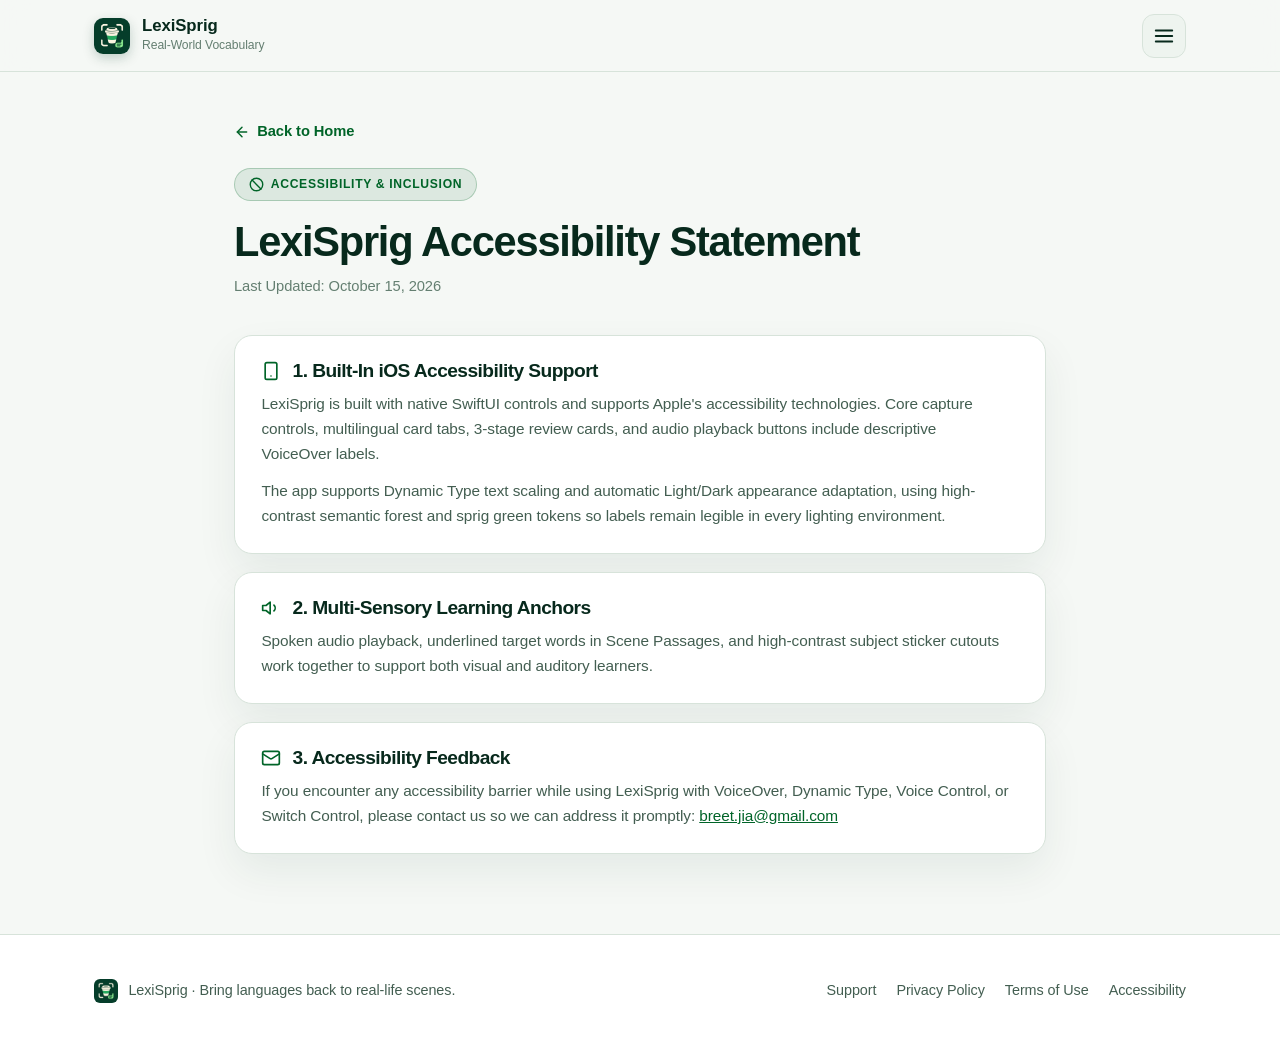
<file: accessibility.html>
<!DOCTYPE html>
<html lang="zh-Hans" data-lang="zh">
<head>
  <meta charset="UTF-8">
  <meta name="viewport" content="width=device-width, initial-scale=1.0">
  <meta name="color-scheme" content="light dark">
  <title>无障碍声明 — 拾词贴 LexiSprig</title>
  <meta name="description" content="拾词贴无障碍声明：支持 VoiceOver 旁白、动态字体、深浅色高对比度语义色与多感官学习辅助。">
  <link rel="canonical" href="https://lexisprig-app.github.io/accessibility.html">
  <meta property="og:title" content="无障碍声明 — 拾词贴 LexiSprig">
  <meta property="og:description" content="拾词贴无障碍声明：支持 VoiceOver 旁白、动态字体、深浅色高对比度语义色与多感官学习辅助。">
  <meta property="og:url" content="https://lexisprig-app.github.io/accessibility.html">
  <meta property="og:site_name" content="LexiSprig">
  <meta property="og:image" content="https://lexisprig-app.github.io/icons/app_icon.png">
  <meta property="og:image:alt" content="LexiSprig app icon">
  <meta property="og:type" content="website">
  <meta name="twitter:card" content="summary">
  <meta name="twitter:title" content="无障碍声明 — 拾词贴 LexiSprig">
  <meta name="twitter:description" content="拾词贴无障碍声明：支持 VoiceOver 旁白、动态字体、深浅色高对比度语义色与多感官学习辅助。">
  <meta name="twitter:image" content="https://lexisprig-app.github.io/icons/app_icon.png">
  <meta name="twitter:image:alt" content="LexiSprig app icon">
  <link rel="icon" type="image/png" sizes="16x16" href="favicon-16x16.png">
  <link rel="icon" type="image/png" sizes="32x32" href="favicon-32x32.png">
  <link rel="apple-touch-icon" sizes="180x180" href="apple-touch-icon.png">
  <link rel="stylesheet" href="css/style.css">
  <script src="js/main.js" defer></script>
</head>
<body data-page="accessibility" data-asset-prefix="">
  <nav class="navbar" id="site-nav">
    <div class="navbar-inner">
      <a href="index.html" class="brand-link">
        <img src="icons/app_icon.png" alt="LexiSprig Icon" class="brand-icon" width="36" height="36">
        <span class="brand-text">
          <span class="brand-title" data-i18n="nav.brand">拾词贴 LexiSprig</span>
          <span class="brand-Tagline" data-i18n="nav.tagline">眼见即所得的多语实景词汇本</span>
        </span>
      </a>

      <button type="button" class="nav-toggle" id="nav-toggle" aria-expanded="false" aria-controls="site-nav-menu" aria-label="打开导航菜单">
        <svg class="icon-menu" xmlns="http://www.w3.org/2000/svg" width="22" height="22" viewBox="0 0 24 24" fill="none" stroke="currentColor" stroke-width="2" stroke-linecap="round" stroke-linejoin="round" aria-hidden="true">
          <line x1="3" y1="6" x2="21" y2="6"></line>
          <line x1="3" y1="12" x2="21" y2="12"></line>
          <line x1="3" y1="18" x2="21" y2="18"></line>
        </svg>
        <svg class="icon-close" xmlns="http://www.w3.org/2000/svg" width="22" height="22" viewBox="0 0 24 24" fill="none" stroke="currentColor" stroke-width="2" stroke-linecap="round" stroke-linejoin="round" aria-hidden="true">
          <line x1="18" y1="6" x2="6" y2="18"></line>
          <line x1="6" y1="6" x2="18" y2="18"></line>
        </svg>
      </button>

      <div class="nav-menu" id="site-nav-menu">
        <ul class="nav-links">
          <li><a href="index.html#pain-3" data-i18n="nav.pain3">开口表达</a></li>
          <li><a href="index.html#pain-2" data-i18n="nav.pain2">生活话题</a></li>
          <li><a href="index.html#pain-1" data-i18n="nav.pain1">一景多语</a></li>
          <li><a href="index.html#gallery" data-i18n="nav.gallery">界面预览</a></li>
          <li><a href="support.html" data-i18n="nav.support">应用支持</a></li>
          <li><a href="legal/privacy.html" data-i18n="nav.privacy">隐私政策</a></li>
          <li><a href="legal/terms.html" data-i18n="nav.terms">使用条款</a></li>
        </ul>
        <div class="locale-switcher" role="group" aria-label="Language switcher">
          <button type="button" class="lang-switch is-active" data-set-lang="zh" data-i18n="nav.chinese" aria-pressed="true">中文</button>
          <button type="button" class="lang-switch" data-set-lang="en" data-i18n="nav.english" aria-pressed="false">English</button>
        </div>
      </div>
    </div>
  </nav>

  <main class="subpage-main">
    <div class="subpage-container">
      <a href="index.html" class="back-link">
        <svg xmlns="http://www.w3.org/2000/svg" width="16" height="16" viewBox="0 0 24 24" fill="none" stroke="currentColor" stroke-width="2.2" stroke-linecap="round" stroke-linejoin="round" aria-hidden="true">
          <line x1="19" y1="12" x2="5" y2="12"></line>
          <polyline points="12 19 5 12 12 5"></polyline>
        </svg>
        <span data-i18n="common.backHome">返回首页</span>
      </a>

      <header class="subpage-header">
        <div class="section-kicker">
          <svg xmlns="http://www.w3.org/2000/svg" width="15" height="15" viewBox="0 0 24 24" fill="none" stroke="currentColor" stroke-width="2.2" stroke-linecap="round" stroke-linejoin="round" aria-hidden="true">
            <circle cx="12" cy="12" r="10"></circle>
            <path d="m4.93 4.93 14.14 14.14"></path>
          </svg>
          <span data-i18n="accessibilityPage.kicker">无障碍与包容性设计</span>
        </div>
        <h1 data-i18n="accessibilityPage.title">拾词贴 LexiSprig 无障碍声明</h1>
        <p class="subpage-meta" data-i18n="accessibilityPage.updated">最后更新：2026 年 10 月 15 日</p>
      </header>

      <div class="legal-stack">
        <article class="legal-card">
          <div class="legal-card-header">
            <svg xmlns="http://www.w3.org/2000/svg" width="20" height="20" viewBox="0 0 24 24" fill="none" stroke="currentColor" stroke-width="2" stroke-linecap="round" stroke-linejoin="round" aria-hidden="true">
              <rect x="5" y="2" width="14" height="20" rx="2" ry="2"></rect>
              <line x1="12" y1="18" x2="12.01" y2="18"></line>
            </svg>
            <h2 data-i18n="accessibilityPage.s1Title">1. 支持的系统无障碍特性</h2>
          </div>
          <p data-i18n="accessibilityPage.s1P1">拾词贴致力于让更多语言学习者顺畅使用。应用界面基于原生 SwiftUI 构建，核心拍照按钮、多语词卡标签、三阶复习控件及音频朗读按钮均提供清晰的旁白（VoiceOver）标签与操作提示。</p>
          <p data-i18n="accessibilityPage.s1P2">同时支持 iOS 动态字体缩放（Dynamic Type）、浅色与深色外观自适应，并在浅色模式下采用深林绿语义色、深色模式下采用高对比度嫩芽绿，确保不同光线下的文字可读性。</p>
        </article>

        <article class="legal-card">
          <div class="legal-card-header">
            <svg xmlns="http://www.w3.org/2000/svg" width="20" height="20" viewBox="0 0 24 24" fill="none" stroke="currentColor" stroke-width="2" stroke-linecap="round" stroke-linejoin="round" aria-hidden="true">
              <polygon points="11 5 6 9 2 9 2 15 6 15 11 19 11 5"></polygon>
              <path d="M15.54 8.46a5 5 0 0 1 0 7.07"></path>
            </svg>
            <h2 data-i18n="accessibilityPage.s2Title">2. 语音朗读与多感官辅助</h2>
          </div>
          <p data-i18n="accessibilityPage.s2P1">词条与例句支持随时点击播放标准语音朗读，配合高辨识度的下划线目标词高亮与主体贴纸视觉锚点，帮助不同学习偏好的用户建立多感官记忆。</p>
        </article>

        <article class="legal-card">
          <div class="legal-card-header">
            <svg xmlns="http://www.w3.org/2000/svg" width="20" height="20" viewBox="0 0 24 24" fill="none" stroke="currentColor" stroke-width="2" stroke-linecap="round" stroke-linejoin="round" aria-hidden="true">
              <rect x="2" y="4" width="20" height="16" rx="2"></rect>
              <path d="m22 7-8.97 5.7a1.94 1.94 0 0 1-2.06 0L2 7"></path>
            </svg>
            <h2 data-i18n="accessibilityPage.s3Title">3. 无障碍反馈与协助</h2>
          </div>
          <p>
            <span data-i18n="accessibilityPage.s3P1">如果你在使用旁白、动态字体、语音控制或其他辅助功能时遇到任何阻碍，请随时发邮件告诉我们，我们会优先跟进改进：</span>
            <a href="mailto:breet.jia@gmail.com">breet.jia@gmail.com</a>
          </p>
        </article>
      </div>
    </div>
  </main>

  <footer class="site-footer">
    <div class="footer-inner">
      <div class="footer-brand">
        <img src="icons/app_icon.png" alt="LexiSprig Icon" width="24" height="24">
        <span data-i18n="footer.copy">拾词贴 LexiSprig · 让外语回到真实生活场景。</span>
      </div>
      <div class="footer-links">
        <a href="support.html" data-i18n="footer.support">应用支持</a>
        <a href="legal/privacy.html" data-i18n="footer.privacy">隐私政策</a>
        <a href="legal/terms.html" data-i18n="footer.terms">使用条款</a>
        <a href="accessibility.html" data-i18n="footer.accessibility">无障碍声明</a>
      </div>
    </div>
  </footer>
</body>
</html>
</file>
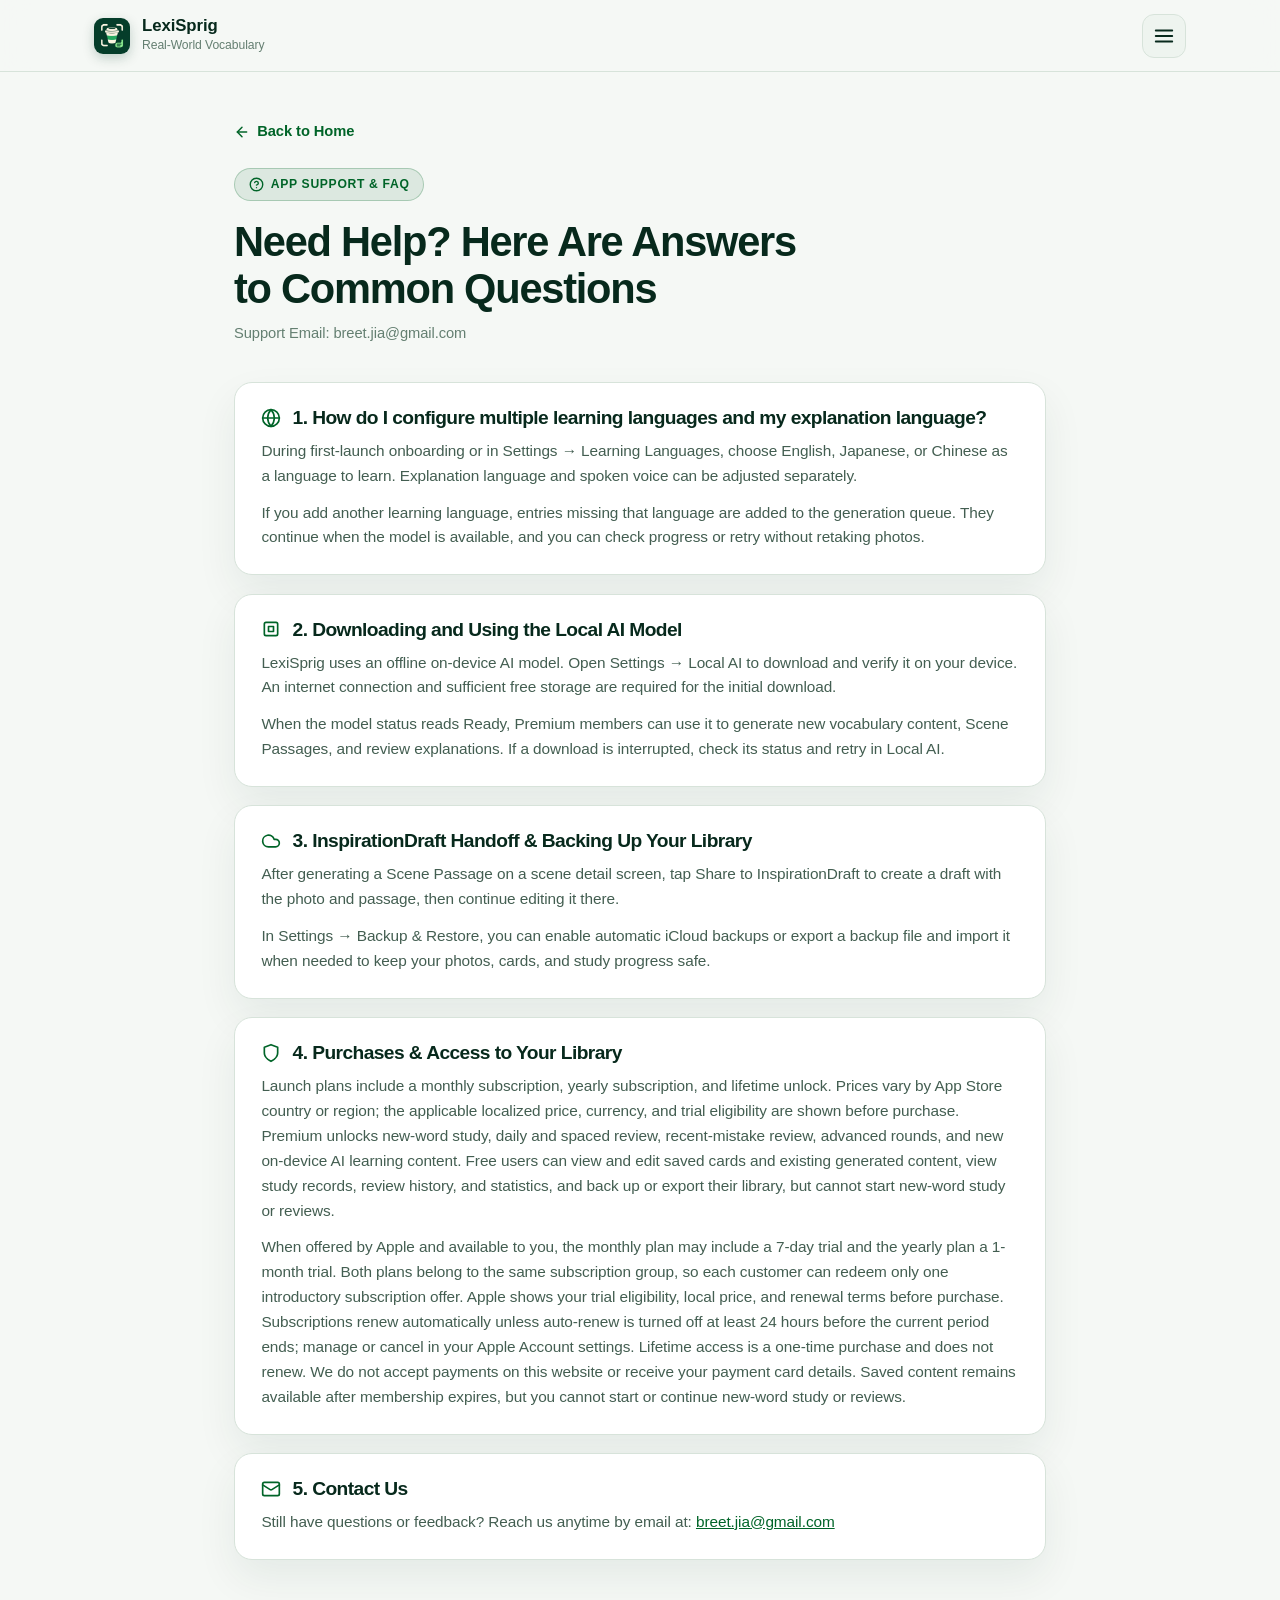
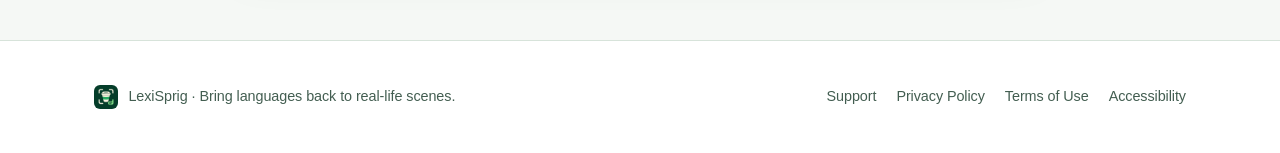
<file: support.html>
<!DOCTYPE html>
<html lang="zh-Hans" data-lang="zh">
<head>
  <meta charset="UTF-8">
  <meta name="viewport" content="width=device-width, initial-scale=1.0">
  <meta name="color-scheme" content="light dark">
  <title>应用支持 — 拾词贴 LexiSprig</title>
  <meta name="description" content="了解拾词贴的多语种设置、本地 AI 模型下载、灵感树洞联动与 iCloud 备份。">
  <link rel="canonical" href="https://lexisprig-app.github.io/support.html">
  <meta property="og:title" content="应用支持 — 拾词贴 LexiSprig">
  <meta property="og:description" content="了解拾词贴的多语种设置、本地 AI 模型下载、灵感树洞联动与 iCloud 备份。">
  <meta property="og:url" content="https://lexisprig-app.github.io/support.html">
  <meta property="og:site_name" content="LexiSprig">
  <meta property="og:image" content="https://lexisprig-app.github.io/icons/app_icon.png">
  <meta property="og:image:alt" content="LexiSprig app icon">
  <meta property="og:type" content="website">
  <meta name="twitter:card" content="summary">
  <meta name="twitter:title" content="应用支持 — 拾词贴 LexiSprig">
  <meta name="twitter:description" content="了解拾词贴的多语种设置、本地 AI 模型下载、灵感树洞联动与 iCloud 备份。">
  <meta name="twitter:image" content="https://lexisprig-app.github.io/icons/app_icon.png">
  <meta name="twitter:image:alt" content="LexiSprig app icon">
  <link rel="icon" type="image/png" sizes="16x16" href="favicon-16x16.png">
  <link rel="icon" type="image/png" sizes="32x32" href="favicon-32x32.png">
  <link rel="apple-touch-icon" sizes="180x180" href="apple-touch-icon.png">
  <link rel="stylesheet" href="css/style.css">
  <script src="js/main.js" defer></script>
</head>
<body data-page="support" data-asset-prefix="">
  <nav class="navbar" id="site-nav">
    <div class="navbar-inner">
      <a href="index.html" class="brand-link">
        <img src="icons/app_icon.png" alt="LexiSprig Icon" class="brand-icon" width="36" height="36">
        <span class="brand-text">
          <span class="brand-title" data-i18n="nav.brand">拾词贴 LexiSprig</span>
          <span class="brand-Tagline" data-i18n="nav.tagline">眼见即所得的多语实景词汇本</span>
        </span>
      </a>

      <button type="button" class="nav-toggle" id="nav-toggle" aria-expanded="false" aria-controls="site-nav-menu" aria-label="打开导航菜单">
        <svg class="icon-menu" xmlns="http://www.w3.org/2000/svg" width="22" height="22" viewBox="0 0 24 24" fill="none" stroke="currentColor" stroke-width="2" stroke-linecap="round" stroke-linejoin="round" aria-hidden="true">
          <line x1="3" y1="6" x2="21" y2="6"></line>
          <line x1="3" y1="12" x2="21" y2="12"></line>
          <line x1="3" y1="18" x2="21" y2="18"></line>
        </svg>
        <svg class="icon-close" xmlns="http://www.w3.org/2000/svg" width="22" height="22" viewBox="0 0 24 24" fill="none" stroke="currentColor" stroke-width="2" stroke-linecap="round" stroke-linejoin="round" aria-hidden="true">
          <line x1="18" y1="6" x2="6" y2="18"></line>
          <line x1="6" y1="6" x2="18" y2="18"></line>
        </svg>
      </button>

      <div class="nav-menu" id="site-nav-menu">
        <ul class="nav-links">
          <li><a href="index.html#pain-3" data-i18n="nav.pain3">开口表达</a></li>
          <li><a href="index.html#pain-2" data-i18n="nav.pain2">生活话题</a></li>
          <li><a href="index.html#pain-1" data-i18n="nav.pain1">一景多语</a></li>
          <li><a href="index.html#gallery" data-i18n="nav.gallery">界面预览</a></li>
          <li><a href="support.html" data-i18n="nav.support">应用支持</a></li>
          <li><a href="legal/privacy.html" data-i18n="nav.privacy">隐私政策</a></li>
          <li><a href="legal/terms.html" data-i18n="nav.terms">使用条款</a></li>
        </ul>
        <div class="locale-switcher" role="group" aria-label="Language switcher">
          <button type="button" class="lang-switch is-active" data-set-lang="zh" data-i18n="nav.chinese" aria-pressed="true">中文</button>
          <button type="button" class="lang-switch" data-set-lang="en" data-i18n="nav.english" aria-pressed="false">English</button>
        </div>
      </div>
    </div>
  </nav>

  <main class="subpage-main">
    <div class="subpage-container">
      <a href="index.html" class="back-link">
        <svg xmlns="http://www.w3.org/2000/svg" width="16" height="16" viewBox="0 0 24 24" fill="none" stroke="currentColor" stroke-width="2.2" stroke-linecap="round" stroke-linejoin="round" aria-hidden="true">
          <line x1="19" y1="12" x2="5" y2="12"></line>
          <polyline points="12 19 5 12 12 5"></polyline>
        </svg>
        <span data-i18n="common.backHome">返回首页</span>
      </a>

      <header class="subpage-header">
        <div class="section-kicker">
          <svg xmlns="http://www.w3.org/2000/svg" width="15" height="15" viewBox="0 0 24 24" fill="none" stroke="currentColor" stroke-width="2.2" stroke-linecap="round" stroke-linejoin="round" aria-hidden="true">
            <circle cx="12" cy="12" r="10"></circle>
            <path d="M9.09 9a3 3 0 0 1 5.83 1c0 2-3 3-3 3"></path>
            <line x1="12" y1="17" x2="12.01" y2="17"></line>
          </svg>
          <span data-i18n="supportPage.kicker">应用支持与常见问题</span>
        </div>
        <h1 data-i18n="supportPage.title">需要帮助？我们随时为你解答</h1>
        <p class="subpage-meta" data-i18n="supportPage.updated">支持邮箱：breet.jia@gmail.com</p>
      </header>

      <div class="legal-stack">
        <article class="legal-card">
          <div class="legal-card-header">
            <svg xmlns="http://www.w3.org/2000/svg" width="20" height="20" viewBox="0 0 24 24" fill="none" stroke="currentColor" stroke-width="2" stroke-linecap="round" stroke-linejoin="round" aria-hidden="true">
              <circle cx="12" cy="12" r="10"></circle>
              <line x1="2" y1="12" x2="22" y2="12"></line>
              <path d="M12 2a15.3 15.3 0 0 1 4 10 15.3 15.3 0 0 1-4 10 15.3 15.3 0 0 1-4-10 15.3 15.3 0 0 1 4-10z"></path>
            </svg>
            <h2 data-i18n="supportPage.s1Title">1. 如何设置多个学习语种与解释语种？</h2>
          </div>
          <p data-i18n="supportPage.s1P1">首次打开拾词贴或前往「设置 → 学习语种」，你可以选择英语、日语或中文作为学习语种。释义语言和朗读语音可在各自设置中单独调整。</p>
          <p data-i18n="supportPage.s1P2">如果你在使用一段时间后新增了学习语种，应用会在后台或你打开旧场景卡时自动补齐新增语种的词条与例句，无需重新拍照。</p>
        </article>

        <article class="legal-card">
          <div class="legal-card-header">
            <svg xmlns="http://www.w3.org/2000/svg" width="20" height="20" viewBox="0 0 24 24" fill="none" stroke="currentColor" stroke-width="2" stroke-linecap="round" stroke-linejoin="round" aria-hidden="true">
              <rect x="4" y="4" width="16" height="16" rx="2" ry="2"></rect>
              <rect x="9" y="9" width="6" height="6"></rect>
            </svg>
            <h2 data-i18n="supportPage.s2Title">2. 本地 AI 模型下载与离线使用说明</h2>
          </div>
          <p data-i18n="supportPage.s2P1">拾词贴使用设备端本地 AI 模型。前往「设置 → 本地 AI」下载并在本机完成校验。首次下载需要网络连接与足够的可用存储空间。</p>
          <p data-i18n="supportPage.s2P2">模型状态显示为「已就绪」后，高级会员可使用本地模型生成新的词条内容、场景短文和复习讲解。若下载中断，可在「本地 AI」中查看状态并重试。</p>
        </article>

        <article class="legal-card">
          <div class="legal-card-header">
            <svg xmlns="http://www.w3.org/2000/svg" width="20" height="20" viewBox="0 0 24 24" fill="none" stroke="currentColor" stroke-width="2" stroke-linecap="round" stroke-linejoin="round" aria-hidden="true">
              <path d="M17.5 19H9a7 7 0 1 1 6.71-9h1.79a4.5 4.5 0 1 1 0 9Z"></path>
            </svg>
            <h2 data-i18n="supportPage.s3Title">3. 如何联动「灵感树洞」以及备份恢复数据？</h2>
          </div>
          <p data-i18n="supportPage.s3P1">在任意场景详情页生成场景短文后，点击「分享到灵感树洞」，即可将当前场景图与多词串联短文带入灵感树洞 (InspirationDraft)，创建草稿并继续编辑。</p>
          <p data-i18n="supportPage.s3P2">你可以在「设置 → 备份与还原」中开启 iCloud 自动备份，或随时导出备份文件并在需要时导入恢复，妥善保存照片、词卡和学习进度。</p>
        </article>

        <article class="legal-card">
          <div class="legal-card-header">
            <svg xmlns="http://www.w3.org/2000/svg" width="20" height="20" viewBox="0 0 24 24" fill="none" stroke="currentColor" stroke-width="2" stroke-linecap="round" stroke-linejoin="round" aria-hidden="true">
              <path d="M12 22s8-4 8-10V5l-8-3-8 3v7c0 6 8 10 8 10z"></path>
            </svg>
            <h2 data-i18n="supportPage.s4Title">4. 购买与数据访问</h2>
          </div>
          <p data-i18n="supportPage.s4P1">首发会员方案包括月度订阅、年度订阅和永久解锁。价格因 App Store 国家或地区而异，具体价格、币种和试用资格以购买前显示为准。高级会员解锁今日新词学习、记忆曲线复习、最近错题复习、进阶轮次和新的本地 AI 学习内容；免费用户可查看、编辑已保存词卡及已有生成内容，查看学习记录、复习历史与统计，并备份或导出，但不能开始新词学习或复习。</p>
          <p data-i18n="supportPage.s4P2">符合 Apple 条件且购买页提供优惠时，月度方案可含 7 天试用，年度方案可含 1 个月试用。两者属于同一订阅组，每位用户只能兑换一次订阅试用优惠；具体资格、当地价格和续订条件以购买确认页为准。订阅会自动续费，除非至少在当前周期结束前 24 小时关闭自动续订；可在 Apple 账户设置中管理或取消。永久解锁为一次性购买，不会续费。网站不收款，也不会收到你的支付卡信息。会员到期不会删除已保存内容，但不能开始或继续新词学习或复习。</p>
        </article>

        <article class="legal-card">
          <div class="legal-card-header">
            <svg xmlns="http://www.w3.org/2000/svg" width="20" height="20" viewBox="0 0 24 24" fill="none" stroke="currentColor" stroke-width="2" stroke-linecap="round" stroke-linejoin="round" aria-hidden="true">
              <rect x="2" y="4" width="20" height="16" rx="2"></rect>
              <path d="m22 7-8.97 5.7a1.94 1.94 0 0 1-2.06 0L2 7"></path>
            </svg>
            <h2 data-i18n="supportPage.s5Title">5. 联系我们</h2>
          </div>
          <p>
            <span data-i18n="supportPage.s5P1">如果以上说明未能解决你的问题，或你有任何功能建议与反馈，欢迎发送邮件至：</span>
            <a href="mailto:breet.jia@gmail.com">breet.jia@gmail.com</a>
          </p>
        </article>
      </div>
    </div>
  </main>

  <footer class="site-footer">
    <div class="footer-inner">
      <div class="footer-brand">
        <img src="icons/app_icon.png" alt="LexiSprig Icon" width="24" height="24">
        <span data-i18n="footer.copy">拾词贴 LexiSprig · 让外语回到真实生活场景。</span>
      </div>
      <div class="footer-links">
        <a href="support.html" data-i18n="footer.support">应用支持</a>
        <a href="legal/privacy.html" data-i18n="footer.privacy">隐私政策</a>
        <a href="legal/terms.html" data-i18n="footer.terms">使用条款</a>
        <a href="accessibility.html" data-i18n="footer.accessibility">无障碍声明</a>
      </div>
    </div>
  </footer>
</body>
</html>
</file>
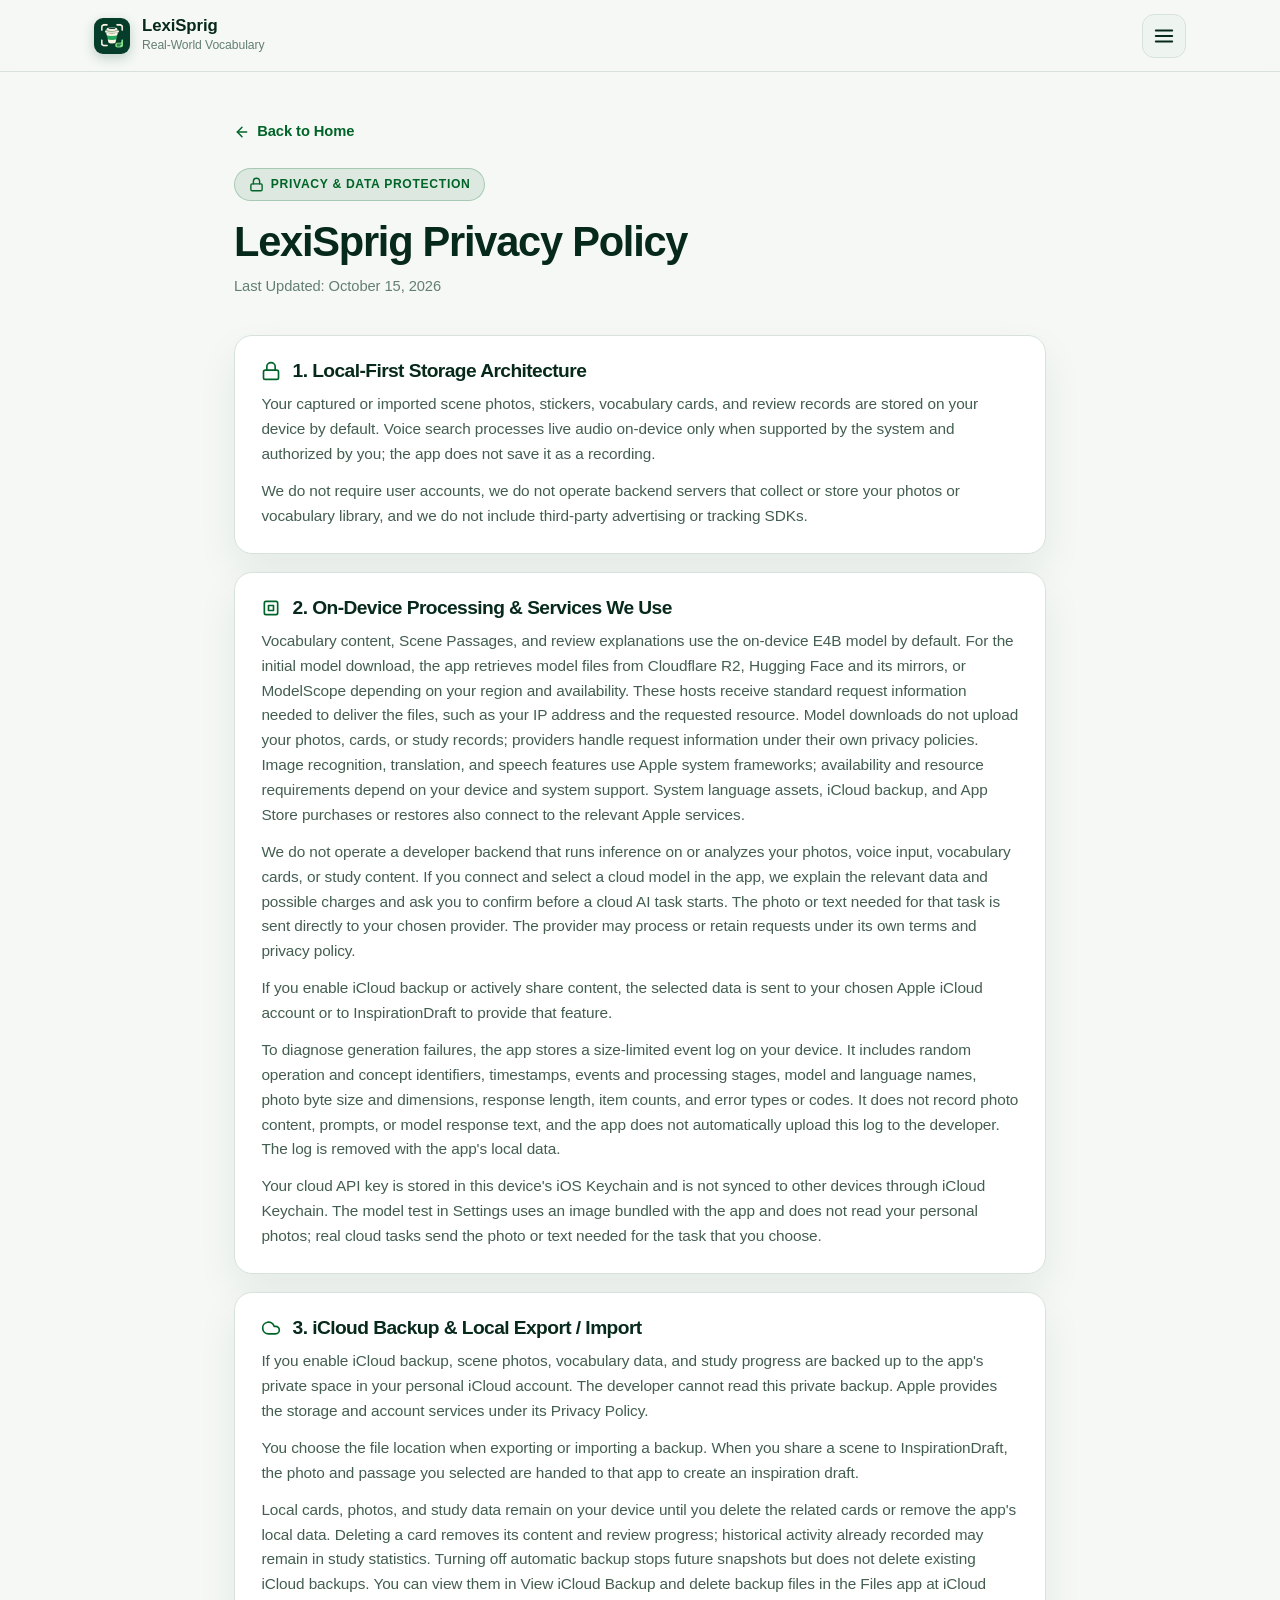
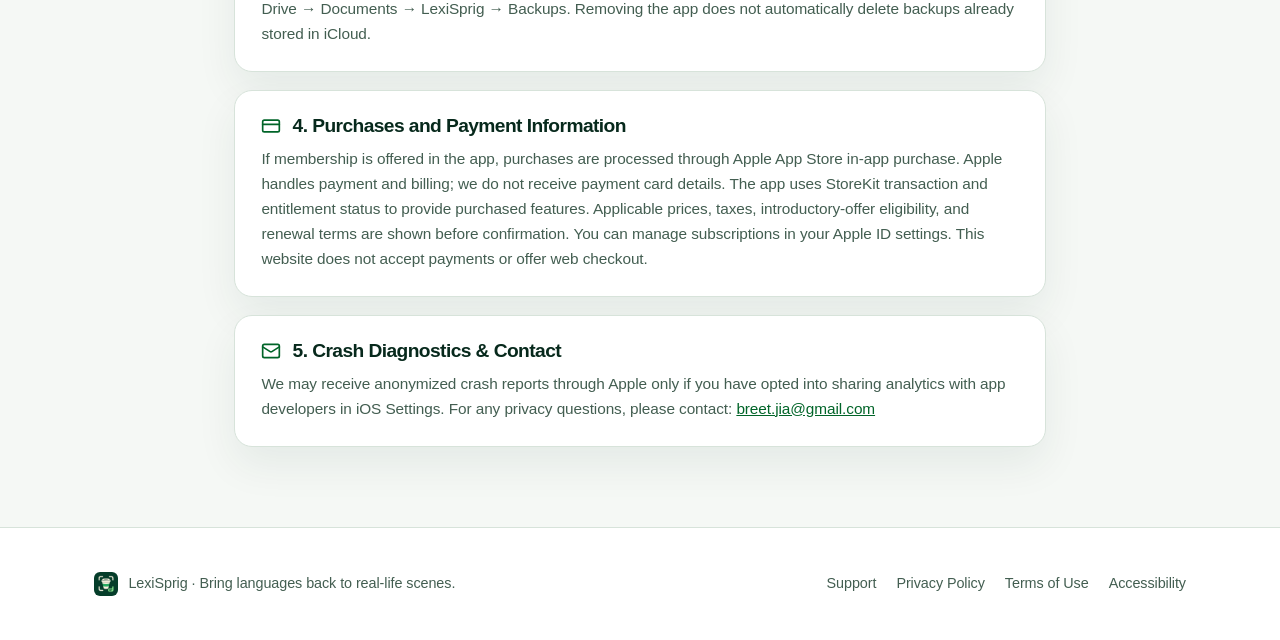
<file: legal/privacy.html>
<!DOCTYPE html>
<html lang="zh-Hans" data-lang="zh">
<head>
  <meta charset="UTF-8">
  <meta name="viewport" content="width=device-width, initial-scale=1.0">
  <meta name="color-scheme" content="light dark">
  <title>隐私政策 — 拾词贴 LexiSprig</title>
  <meta name="description" content="Learn how InspirationDraft handles drafts stored on device, optional iCloud sync, local AI, and App Store purchases.">
  <link rel="canonical" href="https://lexisprig-app.github.io/legal/privacy.html">
  <meta property="og:title" content="隐私政策 — 拾词贴 LexiSprig">
  <meta property="og:description" content="Learn how InspirationDraft handles drafts stored on device, optional iCloud sync, local AI, and App Store purchases.">
  <meta property="og:url" content="https://lexisprig-app.github.io/legal/privacy.html">
  <meta property="og:site_name" content="LexiSprig">
  <meta property="og:image" content="https://lexisprig-app.github.io/icons/app_icon.png">
  <meta property="og:image:alt" content="LexiSprig app icon">
  <meta property="og:type" content="website">
  <meta name="twitter:card" content="summary">
  <meta name="twitter:title" content="隐私政策 — 拾词贴 LexiSprig">
  <meta name="twitter:description" content="Learn how InspirationDraft handles drafts stored on device, optional iCloud sync, local AI, and App Store purchases.">
  <meta name="twitter:image" content="https://lexisprig-app.github.io/icons/app_icon.png">
  <meta name="twitter:image:alt" content="LexiSprig app icon">
  <link rel="icon" type="image/png" sizes="16x16" href="../favicon-16x16.png">
  <link rel="icon" type="image/png" sizes="32x32" href="../favicon-32x32.png">
  <link rel="apple-touch-icon" sizes="180x180" href="../apple-touch-icon.png">
  <link rel="stylesheet" href="../css/style.css">
  <script src="../js/main.js" defer></script>
</head>
<body data-page="privacy" data-asset-prefix="../">
  <nav class="navbar" id="site-nav">
    <div class="navbar-inner">
      <a href="../index.html" class="brand-link">
        <img src="../icons/app_icon.png" alt="LexiSprig Icon" class="brand-icon" width="36" height="36">
        <span class="brand-text">
          <span class="brand-title" data-i18n="nav.brand">拾词贴 LexiSprig</span>
          <span class="brand-Tagline" data-i18n="nav.tagline">眼见即所得的多语实景词汇本</span>
        </span>
      </a>

      <button type="button" class="nav-toggle" id="nav-toggle" aria-expanded="false" aria-controls="site-nav-menu" aria-label="打开导航菜单">
        <svg class="icon-menu" xmlns="http://www.w3.org/2000/svg" width="22" height="22" viewBox="0 0 24 24" fill="none" stroke="currentColor" stroke-width="2" stroke-linecap="round" stroke-linejoin="round" aria-hidden="true">
          <line x1="3" y1="6" x2="21" y2="6"></line>
          <line x1="3" y1="12" x2="21" y2="12"></line>
          <line x1="3" y1="18" x2="21" y2="18"></line>
        </svg>
        <svg class="icon-close" xmlns="http://www.w3.org/2000/svg" width="22" height="22" viewBox="0 0 24 24" fill="none" stroke="currentColor" stroke-width="2" stroke-linecap="round" stroke-linejoin="round" aria-hidden="true">
          <line x1="18" y1="6" x2="6" y2="18"></line>
          <line x1="6" y1="6" x2="18" y2="18"></line>
        </svg>
      </button>

      <div class="nav-menu" id="site-nav-menu">
        <ul class="nav-links">
          <li><a href="../index.html#pain-3" data-i18n="nav.pain3">开口表达</a></li>
          <li><a href="../index.html#pain-2" data-i18n="nav.pain2">生活话题</a></li>
          <li><a href="../index.html#pain-1" data-i18n="nav.pain1">一景多语</a></li>
          <li><a href="../index.html#gallery" data-i18n="nav.gallery">界面预览</a></li>
          <li><a href="../support.html" data-i18n="nav.support">应用支持</a></li>
          <li><a href="privacy.html" data-i18n="nav.privacy">隐私政策</a></li>
          <li><a href="terms.html" data-i18n="nav.terms">使用条款</a></li>
        </ul>
        <div class="locale-switcher" role="group" aria-label="Language switcher">
          <button type="button" class="lang-switch is-active" data-set-lang="zh" data-i18n="nav.chinese" aria-pressed="true">中文</button>
          <button type="button" class="lang-switch" data-set-lang="en" data-i18n="nav.english" aria-pressed="false">English</button>
        </div>
      </div>
    </div>
  </nav>

  <main class="subpage-main">
    <div class="subpage-container">
      <a href="../index.html" class="back-link">
        <svg xmlns="http://www.w3.org/2000/svg" width="16" height="16" viewBox="0 0 24 24" fill="none" stroke="currentColor" stroke-width="2.2" stroke-linecap="round" stroke-linejoin="round" aria-hidden="true">
          <line x1="19" y1="12" x2="5" y2="12"></line>
          <polyline points="12 19 5 12 12 5"></polyline>
        </svg>
        <span data-i18n="common.backHome">返回首页</span>
      </a>

      <header class="subpage-header">
        <div class="section-kicker">
          <svg xmlns="http://www.w3.org/2000/svg" width="15" height="15" viewBox="0 0 24 24" fill="none" stroke="currentColor" stroke-width="2.2" stroke-linecap="round" stroke-linejoin="round" aria-hidden="true">
            <rect x="3" y="11" width="18" height="11" rx="2" ry="2"></rect>
            <path d="M7 11V7a5 5 0 0 1 10 0v4"></path>
          </svg>
          <span data-i18n="privacyPage.kicker">隐私与数据安全</span>
        </div>
        <h1 data-i18n="privacyPage.title">拾词贴 LexiSprig 隐私政策</h1>
        <p class="subpage-meta" data-i18n="privacyPage.updated">最后更新：2026 年 10 月 28 日</p>
      </header>

      <div class="legal-stack">
        <article class="legal-card">
          <div class="legal-card-header">
            <svg xmlns="http://www.w3.org/2000/svg" width="20" height="20" viewBox="0 0 24 24" fill="none" stroke="currentColor" stroke-width="2" stroke-linecap="round" stroke-linejoin="round" aria-hidden="true">
              <rect x="3" y="11" width="18" height="11" rx="2" ry="2"></rect>
              <path d="M7 11V7a5 5 0 0 1 10 0v4"></path>
            </svg>
            <h2 data-i18n="privacyPage.s1Title">1. 本地优先的数据存储原则</h2>
          </div>
          <p data-i18n="privacyPage.s1P1">你拍摄或导入的场景照片、贴纸、词卡和复习记录默认保存在设备本地。使用语音搜索时，仅在系统支持且你授权后，音频才会实时用于设备端识别；应用不会将它保存为录音。</p>
          <p data-i18n="privacyPage.s1P2">我们不要求你注册账户，不运营存储用户词库或照片的开发者后端服务器，也不集成任何第三方广告或跨应用追踪 SDK。</p>
        </article>

        <article class="legal-card">
          <div class="legal-card-header">
            <svg xmlns="http://www.w3.org/2000/svg" width="20" height="20" viewBox="0 0 24 24" fill="none" stroke="currentColor" stroke-width="2" stroke-linecap="round" stroke-linejoin="round" aria-hidden="true">
              <rect x="4" y="4" width="16" height="16" rx="2" ry="2"></rect>
              <rect x="9" y="9" width="6" height="6"></rect>
            </svg>
            <h2 data-i18n="privacyPage.s2Title">2. 设备端处理与所用服务</h2>
          </div>
          <p data-i18n="privacyPage.s2P1">词条内容、场景短文和复习讲解使用设备端 E4B 模型。首次下载模型时，App 会按地区与可用性从 Cloudflare R2、Hugging Face（含镜像）或 ModelScope 获取模型文件；托管服务会收到下载所需的常规网络请求信息，例如 IP 地址和所请求的资源。下载模型不会上传你的照片、词卡或学习记录，服务商按各自隐私政策处理请求信息。图片识别、翻译与语音功能使用 Apple 系统框架，具体能力和资源要求取决于设备与系统支持；系统语言资源、iCloud 备份及 App Store 购买或恢复也会连接相应 Apple 服务。</p>
          <p data-i18n="privacyPage.s2P2">我们不运营用于推理或分析你的照片、语音、词卡和学习内容的开发者后端。若你在 App 中接入并选择云端模型，发起云端 AI 任务前 App 会说明相关数据及可能费用并要求你确认；该任务所需的照片或文字会直接发送给你选择的服务商处理。服务商可能依据自己的条款和隐私政策处理或保存请求。</p>
          <p data-i18n="privacyPage.s2P3">若你开启 iCloud 备份或主动分享内容，所选数据会传送到你选择的 Apple iCloud 账户或灵感树洞 App，以完成该功能。</p>
          <p data-i18n="privacyPage.s2P4">为排查生成故障，App 会在设备本地保存有容量上限的诊断事件日志，记录操作/词卡标识、处理阶段、模型与语种、照片尺寸和大小、响应长度及错误类别；不记录照片内容、提示词或模型回复正文，也不会自动上传给开发者。日志随 App 本机数据一并移除。</p>
          <p data-i18n="privacyPage.s2P5">你输入的云端 API Key 保存在本设备的 iOS Keychain 中，不会通过 iCloud Keychain 同步到其他设备。设置页的模型测试使用 App 内置样图，不会读取你的个人照片；正式云端任务会按你的选择发送对应照片或文字。</p>
        </article>

        <article class="legal-card">
          <div class="legal-card-header">
            <svg xmlns="http://www.w3.org/2000/svg" width="20" height="20" viewBox="0 0 24 24" fill="none" stroke="currentColor" stroke-width="2" stroke-linecap="round" stroke-linejoin="round" aria-hidden="true">
              <path d="M17.5 19H9a7 7 0 1 1 6.71-9h1.79a4.5 4.5 0 1 1 0 9Z"></path>
            </svg>
            <h2 data-i18n="privacyPage.s3Title">3. iCloud 备份与本地导入导出</h2>
          </div>
          <p data-i18n="privacyPage.s3P1">如果你启用 iCloud 备份，场景图片、词汇数据与学习进度会备份到你个人 iCloud 账户的应用私有空间。开发者无法读取该私有备份；存储与账户由 Apple 提供并受 Apple 隐私政策约束。</p>
          <p data-i18n="privacyPage.s3P2">导出或导入备份由你选择文件位置；将场景分享到「灵感树洞 (InspirationDraft)」时，你选择的照片和短文会交给该 App 创建灵感草稿。</p>
          <p data-i18n="privacyPage.s3P3">本地词卡、照片和学习资料会保留在设备上，直到你删除相关词卡或移除 App 本机数据；删除词卡会移除卡片与相应复习进度，已记录的历史活动可能仍保留在统计中。关闭自动备份只会停止后续快照，不会删除已有 iCloud 备份；你可以在「查看 iCloud 备份」中查看它们，并在系统“文件”App 的 iCloud Drive → Documents → LexiSprig → Backups 中删除备份文件。移除 App 不会自动删除 iCloud 中的备份。</p>
        </article>

        <article class="legal-card">
          <div class="legal-card-header">
            <svg xmlns="http://www.w3.org/2000/svg" width="20" height="20" viewBox="0 0 24 24" fill="none" stroke="currentColor" stroke-width="2" stroke-linecap="round" stroke-linejoin="round" aria-hidden="true">
              <rect x="2" y="5" width="20" height="14" rx="2"></rect>
              <line x1="2" y1="10" x2="22" y2="10"></line>
            </svg>
            <h2 data-i18n="privacyPage.s4Title">4. 购买与支付信息</h2>
          </div>
          <p data-i18n="privacyPage.s4P1">会员如在 App 内提供，将通过 Apple App Store 应用内购买处理。Apple 负责付款与账单；我们不会收到你的支付卡号等付款凭据。App 会通过 StoreKit 获取购买交易和会员权益状态，以提供已购买的功能。适用价格、税费、试用资格和续费条件会在购买确认前显示；订阅可通过 Apple ID 设置管理。我们不在本网站收款，也不提供网页支付。</p>
        </article>

        <article class="legal-card">
          <div class="legal-card-header">
            <svg xmlns="http://www.w3.org/2000/svg" width="20" height="20" viewBox="0 0 24 24" fill="none" stroke="currentColor" stroke-width="2" stroke-linecap="round" stroke-linejoin="round" aria-hidden="true">
              <rect x="2" y="4" width="20" height="16" rx="2"></rect>
              <path d="m22 7-8.97 5.7a1.94 1.94 0 0 1-2.06 0L2 7"></path>
            </svg>
            <h2 data-i18n="privacyPage.s5Title">5. 崩溃诊断与联系方式</h2>
          </div>
          <p>
            <span data-i18n="privacyPage.s5P1">仅当你在 iOS 系统设置中主动勾选「与应用开发者共享分析数据」时，我们才可能通过 Apple 官方渠道收到匿名化的崩溃日志以修复缺陷。如对本隐私政策有任何疑问，请联系：</span>
            <a href="mailto:breet.jia@gmail.com">breet.jia@gmail.com</a>
          </p>
        </article>
      </div>
    </div>
  </main>

  <footer class="site-footer">
    <div class="footer-inner">
      <div class="footer-brand">
        <img src="../icons/app_icon.png" alt="LexiSprig Icon" width="24" height="24">
        <span data-i18n="footer.copy">拾词贴 LexiSprig · 让外语回到真实生活场景。</span>
      </div>
      <div class="footer-links">
        <a href="../support.html" data-i18n="footer.support">应用支持</a>
        <a href="privacy.html" data-i18n="footer.privacy">隐私政策</a>
        <a href="terms.html" data-i18n="footer.terms">使用条款</a>
        <a href="../accessibility.html" data-i18n="footer.accessibility">无障碍声明</a>
      </div>
    </div>
  </footer>
</body>
</html>
</file>
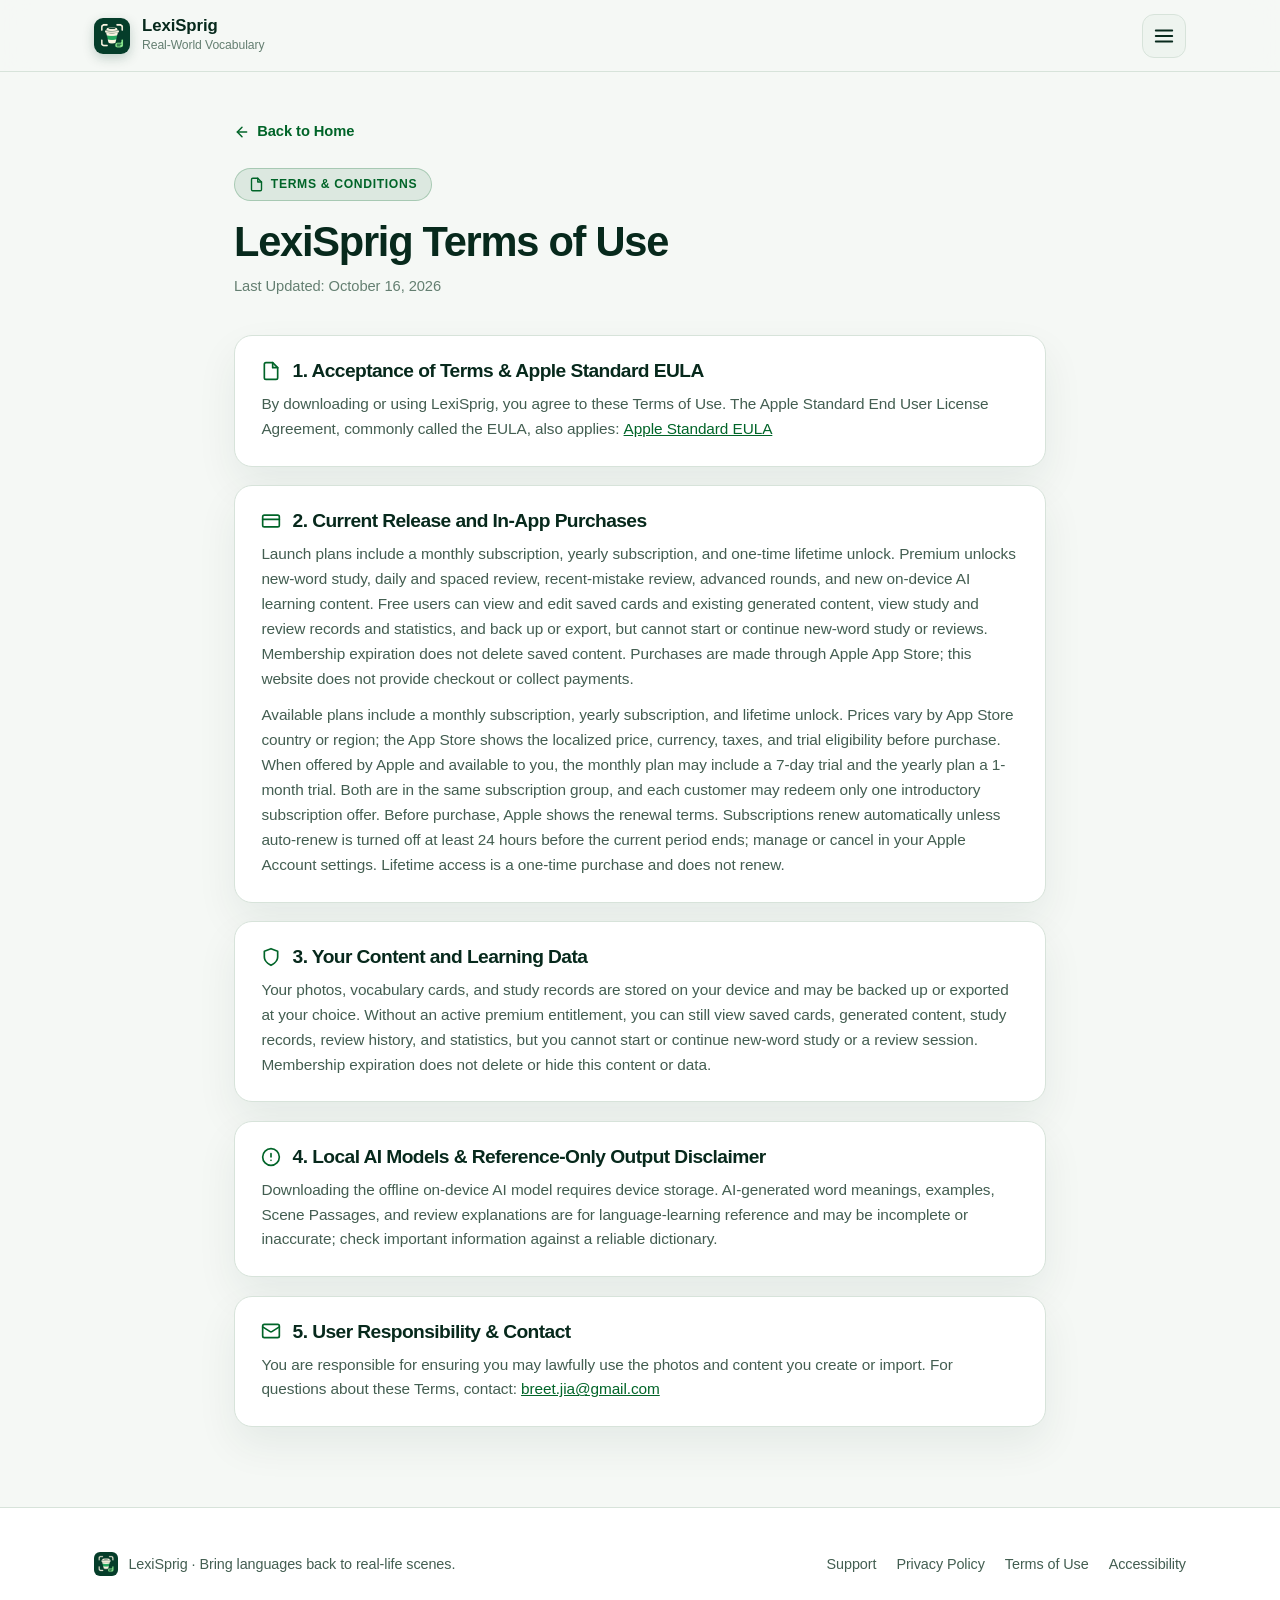
<file: legal/terms.html>
<!DOCTYPE html>
<html lang="zh-Hans" data-lang="zh">
<head>
  <meta charset="UTF-8">
  <meta name="viewport" content="width=device-width, initial-scale=1.0">
  <meta name="color-scheme" content="light dark">
  <title>使用条款 — 拾词贴 LexiSprig</title>
  <meta name="description" content="拾词贴使用条款：说明免费与高级会员权益、订阅试用与续费、参考价格、Apple 标准许可及本地 AI 生成内容。">
  <link rel="canonical" href="https://lexisprig-app.github.io/legal/terms.html">
  <meta property="og:title" content="使用条款 — 拾词贴 LexiSprig">
  <meta property="og:description" content="拾词贴使用条款：说明免费与高级会员权益、订阅试用与续费、参考价格、Apple 标准许可及本地 AI 生成内容。">
  <meta property="og:url" content="https://lexisprig-app.github.io/legal/terms.html">
  <meta property="og:site_name" content="LexiSprig">
  <meta property="og:image" content="https://lexisprig-app.github.io/icons/app_icon.png">
  <meta property="og:image:alt" content="LexiSprig app icon">
  <meta property="og:type" content="website">
  <meta name="twitter:card" content="summary">
  <meta name="twitter:title" content="使用条款 — 拾词贴 LexiSprig">
  <meta name="twitter:description" content="拾词贴使用条款：说明免费与高级会员权益、订阅试用与续费、参考价格、Apple 标准许可及本地 AI 生成内容。">
  <meta name="twitter:image" content="https://lexisprig-app.github.io/icons/app_icon.png">
  <meta name="twitter:image:alt" content="LexiSprig app icon">
  <link rel="icon" type="image/png" sizes="16x16" href="../favicon-16x16.png">
  <link rel="icon" type="image/png" sizes="32x32" href="../favicon-32x32.png">
  <link rel="apple-touch-icon" sizes="180x180" href="../apple-touch-icon.png">
  <link rel="stylesheet" href="../css/style.css">
  <script src="../js/main.js" defer></script>
</head>
<body data-page="terms" data-asset-prefix="../">
  <nav class="navbar" id="site-nav">
    <div class="navbar-inner">
      <a href="../index.html" class="brand-link">
        <img src="../icons/app_icon.png" alt="LexiSprig Icon" class="brand-icon" width="36" height="36">
        <span class="brand-text">
          <span class="brand-title" data-i18n="nav.brand">拾词贴 LexiSprig</span>
          <span class="brand-Tagline" data-i18n="nav.tagline">眼见即所得的多语实景词汇本</span>
        </span>
      </a>

      <button type="button" class="nav-toggle" id="nav-toggle" aria-expanded="false" aria-controls="site-nav-menu" aria-label="打开导航菜单">
        <svg class="icon-menu" xmlns="http://www.w3.org/2000/svg" width="22" height="22" viewBox="0 0 24 24" fill="none" stroke="currentColor" stroke-width="2" stroke-linecap="round" stroke-linejoin="round" aria-hidden="true">
          <line x1="3" y1="6" x2="21" y2="6"></line>
          <line x1="3" y1="12" x2="21" y2="12"></line>
          <line x1="3" y1="18" x2="21" y2="18"></line>
        </svg>
        <svg class="icon-close" xmlns="http://www.w3.org/2000/svg" width="22" height="22" viewBox="0 0 24 24" fill="none" stroke="currentColor" stroke-width="2" stroke-linecap="round" stroke-linejoin="round" aria-hidden="true">
          <line x1="18" y1="6" x2="6" y2="18"></line>
          <line x1="6" y1="6" x2="18" y2="18"></line>
        </svg>
      </button>

      <div class="nav-menu" id="site-nav-menu">
        <ul class="nav-links">
          <li><a href="../index.html#pain-3" data-i18n="nav.pain3">开口表达</a></li>
          <li><a href="../index.html#pain-2" data-i18n="nav.pain2">生活话题</a></li>
          <li><a href="../index.html#pain-1" data-i18n="nav.pain1">一景多语</a></li>
          <li><a href="../index.html#gallery" data-i18n="nav.gallery">界面预览</a></li>
          <li><a href="../support.html" data-i18n="nav.support">应用支持</a></li>
          <li><a href="privacy.html" data-i18n="nav.privacy">隐私政策</a></li>
          <li><a href="terms.html" data-i18n="nav.terms">使用条款</a></li>
        </ul>
        <div class="locale-switcher" role="group" aria-label="Language switcher">
          <button type="button" class="lang-switch is-active" data-set-lang="zh" data-i18n="nav.chinese" aria-pressed="true">中文</button>
          <button type="button" class="lang-switch" data-set-lang="en" data-i18n="nav.english" aria-pressed="false">English</button>
        </div>
      </div>
    </div>
  </nav>

  <main class="subpage-main">
    <div class="subpage-container">
      <a href="../index.html" class="back-link">
        <svg xmlns="http://www.w3.org/2000/svg" width="16" height="16" viewBox="0 0 24 24" fill="none" stroke="currentColor" stroke-width="2.2" stroke-linecap="round" stroke-linejoin="round" aria-hidden="true">
          <line x1="19" y1="12" x2="5" y2="12"></line>
          <polyline points="12 19 5 12 12 5"></polyline>
        </svg>
        <span data-i18n="common.backHome">返回首页</span>
      </a>

      <header class="subpage-header">
        <div class="section-kicker">
          <svg xmlns="http://www.w3.org/2000/svg" width="15" height="15" viewBox="0 0 24 24" fill="none" stroke="currentColor" stroke-width="2.2" stroke-linecap="round" stroke-linejoin="round" aria-hidden="true">
            <path d="M14 2H6a2 2 0 0 0-2 2v16a2 2 0 0 0 2 2h12a2 2 0 0 0 2-2V8z"></path>
            <polyline points="14 2 14 8 20 8"></polyline>
          </svg>
          <span data-i18n="termsPage.kicker">服务协议与许可</span>
        </div>
        <h1 data-i18n="termsPage.title">拾词贴 LexiSprig 使用条款</h1>
        <p class="subpage-meta" data-i18n="termsPage.updated">最后更新：2026 年 10 月 16 日</p>
      </header>

      <div class="legal-stack">
        <article class="legal-card">
          <div class="legal-card-header">
            <svg xmlns="http://www.w3.org/2000/svg" width="20" height="20" viewBox="0 0 24 24" fill="none" stroke="currentColor" stroke-width="2" stroke-linecap="round" stroke-linejoin="round" aria-hidden="true">
              <path d="M14 2H6a2 2 0 0 0-2 2v16a2 2 0 0 0 2 2h12a2 2 0 0 0 2-2V8z"></path>
              <polyline points="14 2 14 8 20 8"></polyline>
            </svg>
            <h2 data-i18n="termsPage.s1Title">1. 条款接受与 Apple 标准最终用户许可协议 (EULA)</h2>
          </div>
          <p>
            <span data-i18n="termsPage.s1P1">下载或使用拾词贴（LexiSprig）即表示你同意遵守本使用条款。本应用同时适用 Apple 标准最终用户许可协议（Standard EULA）：</span>
            <a href="https://www.apple.com/legal/internet-services/itunes/dev/stdeula/" target="_blank" rel="noopener" data-i18n="termsPage.eulaLink">Apple 标准最终用户许可协议（EULA）</a>
          </p>
        </article>

        <article class="legal-card">
          <div class="legal-card-header">
            <svg xmlns="http://www.w3.org/2000/svg" width="20" height="20" viewBox="0 0 24 24" fill="none" stroke="currentColor" stroke-width="2" stroke-linecap="round" stroke-linejoin="round" aria-hidden="true">
              <rect x="2" y="5" width="20" height="14" rx="2"></rect>
              <line x1="2" y1="10" x2="22" y2="10"></line>
            </svg>
            <h2 data-i18n="termsPage.s2Title">2. 当前版本与应用内购买</h2>
          </div>
          <p data-i18n="termsPage.s2P1">首发方案包括月度订阅、年度订阅和一次性永久解锁。高级会员解锁今日新词学习、记忆曲线复习、最近错题复习、进阶轮次和新的本地 AI 学习内容。免费用户可查看和编辑已保存词卡及已有生成内容、查看学习与复习记录和统计，并备份或导出；没有有效高级会员时，不能开始或继续新词学习或复习。会员到期不会删除已保存内容。购买通过 Apple App Store 完成；本网站不提供结账或收款。</p>
          <p data-i18n="termsPage.s2P2">可选方案包括月度订阅、年度订阅和永久解锁。价格因 App Store 国家或地区而异；具体价格、币种、税费和试用资格以购买前 App Store 显示为准。月度方案符合资格时可含 7 天试用，年度方案可含 1 个月试用。两者属于同一订阅组，每位用户只能兑换一次订阅试用优惠。订阅会自动续订，除非至少在当前周期结束前 24 小时关闭自动续订；可在 Apple 账户设置中管理或取消。永久解锁为一次性购买，不会续订。</p>
        </article>

        <article class="legal-card">
          <div class="legal-card-header">
            <svg xmlns="http://www.w3.org/2000/svg" width="20" height="20" viewBox="0 0 24 24" fill="none" stroke="currentColor" stroke-width="2" stroke-linecap="round" stroke-linejoin="round" aria-hidden="true">
              <path d="M12 22s8-4 8-10V5l-8-3-8 3v7c0 6 8 10 8 10z"></path>
            </svg>
            <h2 data-i18n="termsPage.s3Title">3. 用户数据与学习成果</h2>
          </div>
          <p data-i18n="termsPage.s3P1">你的照片、词卡及学习记录保存在设备本地，并可按你的选择备份或导出。没有有效高级会员时，你仍可查看已有词卡、生成内容、学习记录、复习历史和统计，但不能开始或继续新词学习或复习。会员到期不会删除或遮挡这些内容和数据。</p>
        </article>

        <article class="legal-card">
          <div class="legal-card-header">
            <svg xmlns="http://www.w3.org/2000/svg" width="20" height="20" viewBox="0 0 24 24" fill="none" stroke="currentColor" stroke-width="2" stroke-linecap="round" stroke-linejoin="round" aria-hidden="true">
              <circle cx="12" cy="12" r="10"></circle>
              <line x1="12" y1="8" x2="12" y2="12"></line>
              <line x1="12" y1="16" x2="12.01" y2="16"></line>
            </svg>
            <h2 data-i18n="termsPage.s4Title">4. 本地 AI 模型与生成内容免责声明</h2>
          </div>
          <p data-i18n="termsPage.s4P1">本地 AI 模型下载会占用设备存储空间。AI 生成的词义、例句、场景短文和复习讲解仅供语言学习参考，可能存在不完整或偏差；重要内容请结合可靠词典复核。</p>
        </article>

        <article class="legal-card">
          <div class="legal-card-header">
            <svg xmlns="http://www.w3.org/2000/svg" width="20" height="20" viewBox="0 0 24 24" fill="none" stroke="currentColor" stroke-width="2" stroke-linecap="round" stroke-linejoin="round" aria-hidden="true">
              <rect x="2" y="4" width="20" height="16" rx="2"></rect>
              <path d="m22 7-8.97 5.7a1.94 1.94 0 0 1-2.06 0L2 7"></path>
            </svg>
            <h2 data-i18n="termsPage.s5Title">5. 用户内容权利与联系方式</h2>
          </div>
          <p>
            <span data-i18n="termsPage.s5P1">你对自己拍摄或导入的照片及创建的学习内容拥有相应权利，同时应确保所拍摄和使用的素材合法合规。如有任何条款或购买相关问题，请联系：</span>
            <a href="mailto:breet.jia@gmail.com">breet.jia@gmail.com</a>
          </p>
        </article>
      </div>
    </div>
  </main>

  <footer class="site-footer">
    <div class="footer-inner">
      <div class="footer-brand">
        <img src="../icons/app_icon.png" alt="LexiSprig Icon" width="24" height="24">
        <span data-i18n="footer.copy">拾词贴 LexiSprig · 让外语回到真实生活场景。</span>
      </div>
      <div class="footer-links">
        <a href="../support.html" data-i18n="footer.support">应用支持</a>
        <a href="privacy.html" data-i18n="footer.privacy">隐私政策</a>
        <a href="terms.html" data-i18n="footer.terms">使用条款</a>
        <a href="../accessibility.html" data-i18n="footer.accessibility">无障碍声明</a>
      </div>
    </div>
  </footer>
</body>
</html>
</file>
<file: css/style.css>
:root {
  color-scheme: light dark;
  --ls-bg: #f5f8f5;
  --ls-bg-elevated: #ffffff;
  --ls-surface: #ffffff;
  --ls-surface-soft: #eef4ef;
  --ls-surface-cream: #faf3e0;
  --ls-border: #d7e3da;
  --ls-border-strong: #bdd0c2;
  --ls-text-primary: #07291c;
  --ls-text-secondary: #435e51;
  --ls-text-muted: #647f71;
  --ls-accent: #006428;
  --ls-accent-bright: #27aa60;
  --ls-accent-soft: rgba(0, 100, 40, 0.1);
  --ls-accent-border: rgba(0, 100, 40, 0.24);
  --ls-nav-bg: rgba(245, 248, 245, 0.88);
  --ls-shadow-card: 0 18px 42px rgba(5, 61, 42, 0.07);
  --ls-shadow-device: 0 24px 60px rgba(5, 61, 42, 0.16);
  --ls-btn-bg: #053d2a;
  --ls-btn-text: #faf3e0;
  --ls-btn-hover: #08543b;
  --ls-focus-ring: rgba(39, 170, 96, 0.45);
}

@media (prefers-color-scheme: dark) {
  :root {
    --ls-bg: #05130e;
    --ls-bg-elevated: #0b1f17;
    --ls-surface: #0d241b;
    --ls-surface-soft: #123024;
    --ls-surface-cream: #163326;
    --ls-border: #1d3e30;
    --ls-border-strong: #2b5945;
    --ls-text-primary: #f1f7f3;
    --ls-text-secondary: #a8c0b3;
    --ls-text-muted: #789686;
    --ls-accent: #30d158;
    --ls-accent-bright: #8cec90;
    --ls-accent-soft: rgba(48, 209, 88, 0.14);
    --ls-accent-border: rgba(140, 236, 144, 0.28);
    --ls-nav-bg: rgba(5, 19, 14, 0.88);
    --ls-shadow-card: 0 20px 48px rgba(0, 0, 0, 0.38);
    --ls-shadow-device: 0 28px 68px rgba(0, 0, 0, 0.58);
    --ls-btn-bg: #30d158;
    --ls-btn-text: #042217;
    --ls-btn-hover: #52dc74;
    --ls-focus-ring: rgba(140, 236, 144, 0.5);
  }
}

*,
*::before,
*::after {
  box-sizing: border-box;
}

html {
  scroll-behavior: smooth;
  -webkit-text-size-adjust: 100%;
}

body {
  margin: 0;
  padding: 0;
  width: 100%;
  background-color: var(--ls-bg);
  color: var(--ls-text-primary);
  -webkit-font-smoothing: antialiased;
  -moz-osx-font-smoothing: grayscale;
}

/* ==========================================================================
   Constraint 2: Separated Chinese & English Typography and Layout Rules
   ========================================================================== */

html[data-lang="zh"] body {
  font-family: -apple-system, BlinkMacSystemFont, "PingFang SC", "Hiragino Sans GB", "Microsoft YaHei", "Noto Sans CJK SC", sans-serif;
  line-height: 1.76;
  letter-spacing: 0.01em;
  line-break: strict;
  word-break: normal;
}

html[data-lang="en"] body {
  font-family: -apple-system, BlinkMacSystemFont, "SF Pro Display", "SF Pro Text", "Inter", "Segoe UI", Roboto, Helvetica, Arial, sans-serif;
  line-height: 1.62;
  letter-spacing: -0.005em;
}

html[data-lang="zh"] h1,
html[data-lang="zh"] h2,
html[data-lang="zh"] h3,
html[data-lang="zh"] h4 {
  letter-spacing: -0.015em;
  line-height: 1.24;
  font-weight: 700;
}

html[data-lang="en"] h1,
html[data-lang="en"] h2,
html[data-lang="en"] h3,
html[data-lang="en"] h4 {
  letter-spacing: -0.03em;
  line-height: 1.12;
  font-weight: 700;
  text-wrap: balance;
}

html[data-lang="zh"] .hero-title {
  font-size: clamp(2.2rem, 4.4vw, 3.35rem);
  line-height: 1.22;
}

html[data-lang="en"] .hero-title {
  font-size: clamp(2.15rem, 4.2vw, 3.2rem);
  line-height: 1.08;
}

html[data-lang="zh"] .section-kicker,
html[data-lang="zh"] .pain-badge {
  letter-spacing: 0.04em;
  font-size: 0.84rem;
}

html[data-lang="en"] .section-kicker,
html[data-lang="en"] .pain-badge {
  letter-spacing: 0.055em;
  text-transform: uppercase;
  font-size: 0.76rem;
}

html[data-lang="zh"] .feature-copy p,
html[data-lang="zh"] .hero-subtitle,
html[data-lang="zh"] .legal-card p {
  text-align: justify;
  text-justify: inter-ideograph;
}

html[data-lang="en"] .feature-copy p,
html[data-lang="en"] .hero-subtitle,
html[data-lang="en"] .legal-card p {
  text-align: left;
  text-wrap: pretty;
}

/* ==========================================================================
   Navigation Bar & Mobile Hamburger Menu (Constraints 1, 4, 6)
   ========================================================================== */

.navbar {
  position: sticky;
  top: 0;
  z-index: 100;
  width: 100%;
  background: var(--ls-nav-bg);
  backdrop-filter: blur(14px);
  -webkit-backdrop-filter: blur(14px);
  border-bottom: 1px solid var(--ls-border);
}

.navbar-inner {
  max-width: 1140px;
  margin: 0 auto;
  padding: 0.85rem 1.5rem;
  display: flex;
  align-items: center;
  justify-content: space-between;
  gap: 1rem;
}

.brand-link {
  display: inline-flex;
  align-items: center;
  gap: 0.75rem;
  text-decoration: none;
  color: var(--ls-text-primary);
  min-width: 0;
}

.brand-icon {
  width: 36px;
  height: 36px;
  border-radius: 9px;
  flex-shrink: 0;
  box-shadow: 0 4px 12px rgba(5, 61, 42, 0.22);
}

.brand-text {
  display: flex;
  flex-direction: column;
  min-width: 0;
}

.brand-title {
  font-weight: 700;
  font-size: 1.05rem;
  line-height: 1.2;
  white-space: nowrap;
}

.brand-Tagline {
  font-size: 0.76rem;
  color: var(--ls-text-muted);
  white-space: nowrap;
}

.nav-menu {
  display: flex;
  align-items: center;
  gap: 1.35rem;
}

.nav-links {
  display: flex;
  align-items: center;
  gap: 1.2rem;
  list-style: none;
  margin: 0;
  padding: 0;
}

.nav-links a {
  text-decoration: none;
  color: var(--ls-text-secondary);
  font-size: 0.92rem;
  font-weight: 500;
  padding: 0.35rem 0.2rem;
  transition: color 0.18s ease;
}

.nav-links a:hover,
.nav-links a:focus-visible {
  color: var(--ls-accent);
}

.locale-switcher {
  display: inline-flex;
  align-items: center;
  background: var(--ls-surface-soft);
  border: 1px solid var(--ls-border);
  border-radius: 999px;
  padding: 2px;
  gap: 2px;
}

.lang-switch {
  appearance: none;
  border: none;
  background: transparent;
  color: var(--ls-text-secondary);
  font-size: 0.82rem;
  font-weight: 600;
  padding: 0.36rem 0.75rem;
  border-radius: 999px;
  cursor: pointer;
  min-height: 32px;
  transition: background-color 0.18s ease, color 0.18s ease;
}

.lang-switch.is-active {
  background: var(--ls-surface);
  color: var(--ls-text-primary);
  box-shadow: 0 1px 4px rgba(0, 0, 0, 0.08);
}

.nav-toggle {
  display: none;
  appearance: none;
  background: var(--ls-surface-soft);
  border: 1px solid var(--ls-border);
  color: var(--ls-text-primary);
  width: 44px;
  height: 44px;
  border-radius: 12px;
  align-items: center;
  justify-content: center;
  cursor: pointer;
  padding: 0;
  flex-shrink: 0;
}

.nav-toggle:focus-visible,
.lang-switch:focus-visible,
.btn-primary:focus-visible,
.btn-secondary:focus-visible {
  outline: 2px solid var(--ls-focus-ring);
  outline-offset: 2px;
}

.nav-toggle .icon-close {
  display: none;
}

.nav-toggle[aria-expanded="true"] .icon-menu {
  display: none;
}

.nav-toggle[aria-expanded="true"] .icon-close {
  display: block;
}

/* ==========================================================================
   Layout Containers & Hero Section
   ========================================================================== */

.container {
  width: 100%;
  max-width: 1140px;
  margin: 0 auto;
  padding: 0 1.5rem;
}

.hero {
  padding: 4.5rem 0 3.5rem;
  display: grid;
  grid-template-columns: 1.15fr 0.85fr;
  align-items: center;
  gap: 3.5rem;
}

.hero-copy {
  min-width: 0;
}

.hero-brand-head {
  display: flex;
  align-items: center;
  gap: 1.15rem;
  margin-bottom: 1.35rem;
}

.hero-app-icon {
  width: 88px;
  height: 88px;
  border-radius: 20px;
  flex-shrink: 0;
  box-shadow: 0 14px 32px rgba(0, 60, 24, 0.28), 0 0 0 1px rgba(0, 100, 40, 0.14);
}

.hero-brand-meta {
  display: flex;
  flex-direction: column;
  align-items: flex-start;
  gap: 0.45rem;
  min-width: 0;
}

.hero-brand-meta .section-kicker {
  margin-bottom: 0;
}

.hero-app-name {
  margin: 0;
  font-size: 1.18rem;
  font-weight: 700;
  color: var(--ls-text-primary);
  letter-spacing: -0.01em;
}

.section-kicker {
  display: inline-flex;
  align-items: center;
  gap: 0.45rem;
  padding: 0.35rem 0.85rem;
  border-radius: 999px;
  background: var(--ls-accent-soft);
  border: 1px solid var(--ls-accent-border);
  color: var(--ls-accent);
  font-weight: 600;
  margin-bottom: 1.15rem;
}

.hero-title {
  margin: 0 0 1.25rem;
  color: var(--ls-text-primary);
}

.hero-title .accent-text {
  color: var(--ls-accent);
}

.hero-subtitle {
  font-size: 1.12rem;
  color: var(--ls-text-secondary);
  margin: 0 0 1.75rem;
  max-width: 60ch;
}

.hero-actions {
  display: flex;
  flex-wrap: wrap;
  align-items: center;
  gap: 0.9rem;
  margin-bottom: 1.6rem;
}

.btn-primary {
  display: inline-flex;
  align-items: center;
  gap: 0.55rem;
  background: var(--ls-btn-bg);
  color: var(--ls-btn-text);
  text-decoration: none;
  font-weight: 600;
  font-size: 0.98rem;
  padding: 0.82rem 1.45rem;
  border-radius: 999px;
  min-height: 46px;
  transition: transform 0.18s ease, background-color 0.18s ease;
}

.btn-primary:hover {
  background: var(--ls-btn-hover);
  transform: translateY(-1px);
}

.btn-secondary {
  display: inline-flex;
  align-items: center;
  gap: 0.5rem;
  background: var(--ls-surface);
  color: var(--ls-text-primary);
  border: 1px solid var(--ls-border-strong);
  text-decoration: none;
  font-weight: 600;
  font-size: 0.96rem;
  padding: 0.82rem 1.35rem;
  border-radius: 999px;
  min-height: 46px;
  transition: background-color 0.18s ease, border-color 0.18s ease;
}

.btn-secondary:hover {
  background: var(--ls-surface-soft);
}

.hero-pills {
  display: flex;
  flex-wrap: wrap;
  gap: 0.6rem;
}

.hero-pill {
  display: inline-flex;
  align-items: center;
  gap: 0.4rem;
  font-size: 0.85rem;
  color: var(--ls-text-secondary);
  background: var(--ls-surface);
  border: 1px solid var(--ls-border);
  padding: 0.38rem 0.8rem;
  border-radius: 999px;
}

.hero-pill svg {
  color: var(--ls-accent);
  flex-shrink: 0;
}

.hero-visual {
  display: flex;
  justify-content: center;
}

/* ==========================================================================
   3-2-1 Pain Point Priority Strip
   ========================================================================== */

.pain-strip {
  margin: 1rem 0 4.5rem;
  display: grid;
  grid-template-columns: repeat(3, 1fr);
  gap: 1.25rem;
}

.pain-card {
  background: var(--ls-surface);
  border: 1px solid var(--ls-border);
  border-radius: 20px;
  padding: 1.5rem;
  box-shadow: var(--ls-shadow-card);
  display: flex;
  flex-direction: column;
  gap: 0.65rem;
  text-decoration: none;
  color: inherit;
  transition: transform 0.18s ease, border-color 0.18s ease;
}

.pain-card:hover {
  transform: translateY(-2px);
  border-color: var(--ls-accent-border);
}

.pain-card-top {
  display: flex;
  align-items: center;
  justify-content: space-between;
  gap: 0.75rem;
}

.pain-badge {
  display: inline-flex;
  align-items: center;
  gap: 0.4rem;
  color: var(--ls-accent);
  font-weight: 700;
}

.pain-icon {
  width: 36px;
  height: 36px;
  border-radius: 10px;
  background: var(--ls-accent-soft);
  color: var(--ls-accent);
  display: inline-flex;
  align-items: center;
  justify-content: center;
  flex-shrink: 0;
}

.pain-card h2 {
  font-size: 1.18rem;
  margin: 0;
}

.pain-card p {
  margin: 0;
  font-size: 0.94rem;
  color: var(--ls-text-secondary);
}

/* ==========================================================================
   Narrative Feature Sections (3 -> 2 -> 1 Order) & Screenshot Slots
   ========================================================================== */

.narrative-section {
  padding: 4rem 0;
  border-top: 1px solid var(--ls-border);
}

.narrative-grid {
  display: grid;
  grid-template-columns: 1.05fr 0.95fr;
  gap: 3.5rem;
  align-items: center;
}

.narrative-section.is-reversed .narrative-grid {
  grid-template-columns: 0.95fr 1.05fr;
}

.narrative-section.is-reversed .feature-copy {
  order: 2;
}

.narrative-section.is-reversed .feature-visuals {
  order: 1;
}

.feature-copy h2 {
  font-size: clamp(1.75rem, 3vw, 2.35rem);
  margin: 0 0 1rem;
}

.feature-lead {
  font-size: 1.06rem;
  color: var(--ls-text-secondary);
  margin: 0 0 1.5rem;
}

.feature-points {
  list-style: none;
  margin: 0;
  padding: 0;
  display: grid;
  gap: 1rem;
}

.feature-points li {
  display: grid;
  grid-template-columns: 28px 1fr;
  gap: 0.75rem;
  align-items: start;
  background: var(--ls-surface);
  border: 1px solid var(--ls-border);
  border-radius: 14px;
  padding: 0.95rem 1.1rem;
}

.point-icon {
  width: 28px;
  height: 28px;
  border-radius: 8px;
  background: var(--ls-accent-soft);
  color: var(--ls-accent);
  display: inline-flex;
  align-items: center;
  justify-content: center;
  margin-top: 0.1rem;
}

.point-body strong {
  display: block;
  font-size: 0.98rem;
  margin-bottom: 0.2rem;
  color: var(--ls-text-primary);
}

.point-body span {
  font-size: 0.92rem;
  color: var(--ls-text-secondary);
}

/* Reserved Screenshot Frame (Constraint 5) */
.feature-visuals {
  display: grid;
  grid-template-columns: repeat(2, minmax(0, 1fr));
  gap: 1.25rem;
  align-items: start;
}

.feature-visuals.single-slot {
  grid-template-columns: minmax(0, 310px);
  justify-content: center;
}

.screenshot-slot {
  margin: 0;
  display: flex;
  flex-direction: column;
  align-items: center;
  gap: 0.65rem;
}

.screenshot-frame {
  width: 100%;
  max-width: 290px;
  aspect-ratio: 1320 / 2868;
  border-radius: 32px;
  overflow: hidden;
  background: var(--ls-surface);
  border: 2px solid var(--ls-border-strong);
  box-shadow: var(--ls-shadow-device);
  position: relative;
}

.hero-visual .screenshot-frame {
  max-width: 310px;
}

.screenshot-frame img {
  display: block;
  width: 100%;
  height: 100%;
  object-fit: cover;
}

.screenshot-placeholder {
  display: grid;
  place-items: center;
  width: 100%;
  height: 100%;
  padding: 1.5rem;
  color: var(--ls-text-muted);
  background: var(--ls-surface);
  text-align: center;
  font-size: 0.95rem;
}

.screenshot-caption {
  font-size: 0.84rem;
  font-weight: 500;
  color: var(--ls-text-muted);
  text-align: center;
}

/* ==========================================================================
   5-Screenshot Gallery Overview
   ========================================================================== */

.gallery-section {
  padding: 4.5rem 0;
  border-top: 1px solid var(--ls-border);
}

/* ========================================================================
   Membership & Pricing
   ======================================================================== */

.membership-section {
  padding: 4.5rem 0;
  border-top: 1px solid var(--ls-border);
}

.membership-benefits,
.membership-plans {
  display: grid;
  gap: 1.1rem;
  grid-template-columns: repeat(3, minmax(0, 1fr));
}

.membership-benefits {
  grid-template-columns: repeat(2, minmax(0, 1fr));
  margin-bottom: 1.1rem;
}

.membership-benefit-card,
.membership-plan-card {
  position: relative;
  background: var(--ls-surface);
  border: 1px solid var(--ls-border);
  border-radius: 20px;
  padding: 1.5rem;
  box-shadow: var(--ls-shadow-card);
}

.membership-benefit-premium,
.membership-plan-featured {
  border-color: var(--ls-accent-border);
  background: linear-gradient(145deg, var(--ls-surface), var(--ls-surface-soft));
}

.membership-tier-heading {
  display: flex;
  align-items: center;
  justify-content: space-between;
  gap: 1rem;
}

.membership-benefit-card h3,
.membership-plan-card h3 {
  margin: 0;
  font-size: 1.2rem;
}

.membership-price {
  color: var(--ls-accent);
  font-weight: 750;
  white-space: nowrap;
}

.membership-badge,
.membership-plan-label {
  display: inline-flex;
  align-items: center;
  border-radius: 999px;
  padding: 0.28rem 0.7rem;
  color: var(--ls-accent);
  background: var(--ls-accent-soft);
  font-size: 0.78rem;
  font-weight: 700;
}

.membership-tier-caption {
  margin: 0.35rem 0 0.85rem;
  color: var(--ls-text-secondary);
}

.membership-benefit-card ul {
  display: grid;
  gap: 0.55rem;
  margin: 0;
  padding-left: 1.25rem;
  color: var(--ls-text-secondary);
}

.membership-plan-card {
  padding: 1.4rem;
}

.membership-plan-card h3 {
  margin: 0.25rem 0 0.55rem;
}

.membership-plan-card p {
  margin: 0.6rem 0 0;
  color: var(--ls-text-secondary);
  font-size: 0.94rem;
}

.membership-plan-price {
  color: var(--ls-text-primary) !important;
  font-size: 1.08rem !important;
  font-weight: 750;
  line-height: 1.45;
}

.membership-plan-label {
  margin-bottom: 0.15rem;
}

.membership-saving {
  color: var(--ls-accent) !important;
  font-weight: 650;
}

.membership-plan-detail {
  padding-top: 0.65rem;
  border-top: 1px solid var(--ls-border);
  font-size: 0.87rem !important;
}

.membership-disclaimer {
  max-width: 920px;
  margin: 1.2rem auto 0;
  color: var(--ls-text-muted);
  font-size: 0.88rem;
  text-align: center;
}

.section-header {
  text-align: center;
  max-width: 720px;
  margin: 0 auto 3rem;
}

.section-header h2 {
  font-size: clamp(1.8rem, 3.2vw, 2.45rem);
  margin: 0 0 0.85rem;
}

.section-header p {
  margin: 0;
  color: var(--ls-text-secondary);
  font-size: 1.05rem;
}

.gallery-grid {
  display: grid;
  grid-template-columns: repeat(5, minmax(0, 1fr));
  gap: 1rem;
}

.gallery-grid .screenshot-frame {
  max-width: 100%;
  border-radius: 22px;
}

/* ==========================================================================
   Privacy, Data Ownership & Subscription Transparency Section
   ========================================================================== */

.trust-section {
  padding: 4rem 0 5rem;
  border-top: 1px solid var(--ls-border);
}

.trust-grid {
  display: grid;
  grid-template-columns: repeat(3, 1fr);
  gap: 1.25rem;
}

.trust-card {
  background: var(--ls-surface);
  border: 1px solid var(--ls-border);
  border-radius: 20px;
  padding: 1.65rem;
  box-shadow: var(--ls-shadow-card);
}

.trust-card-icon {
  width: 40px;
  height: 40px;
  border-radius: 12px;
  background: var(--ls-accent-soft);
  color: var(--ls-accent);
  display: inline-flex;
  align-items: center;
  justify-content: center;
  margin-bottom: 1rem;
}

.trust-card h3 {
  font-size: 1.16rem;
  margin: 0 0 0.6rem;
}

.trust-card p {
  margin: 0;
  font-size: 0.94rem;
  color: var(--ls-text-secondary);
}

/* ==========================================================================
   App Directory
   ========================================================================== */

.app-directory-section {
  padding: 4rem 0 5rem;
  border-top: 1px solid var(--ls-border);
}

.app-directory-grid {
  display: grid;
  grid-template-columns: repeat(3, minmax(0, 1fr));
  gap: 1.1rem;
}

.app-directory-card {
  display: flex;
  flex-direction: column;
  min-width: 0;
  padding: 1.5rem;
  background: var(--ls-surface);
  border: 1px solid var(--ls-border);
  border-radius: 20px;
  box-shadow: var(--ls-shadow-card);
}

.app-directory-icon {
  display: block;
  width: 56px;
  height: 56px;
  flex: 0 0 auto;
  margin-bottom: 1rem;
  border-radius: 14px;
  background: var(--ls-surface-soft);
  object-fit: contain;
}

.app-directory-card-content {
  display: flex;
  flex: 1;
  flex-direction: column;
  width: 100%;
}

.app-directory-card-link {
  display: flex;
  height: 100%;
  flex-direction: column;
  align-items: flex-start;
  color: inherit;
  text-decoration: none;
}

.app-directory-card-link h3 {
  margin: 0 0 0.6rem;
  font-size: 1.16rem;
}

.app-directory-card-link p {
  margin: 0;
  color: var(--ls-text-secondary);
  font-size: 0.94rem;
}

.app-directory-cta {
  margin-top: auto;
  padding-top: 1rem;
  color: var(--ls-accent);
  font-size: 0.88rem;
  font-weight: 700;
}

.app-directory-card-link:hover .app-directory-cta {
  text-decoration: underline;
}

.app-directory-card-link:focus-visible {
  outline: 3px solid var(--ls-focus-ring);
  outline-offset: 4px;
  border-radius: 12px;
}

.app-directory-locale--en,
.app-directory-card-link--en {
  display: none;
}

html[data-lang="en"] .app-directory-locale--zh,
html[data-lang="en"] .app-directory-card-link--zh {
  display: none;
}

html[data-lang="en"] .app-directory-locale--en {
  display: inline;
}

html[data-lang="en"] .app-directory-card-link--en {
  display: flex;
}

/* ==========================================================================
   Legal, Support & Accessibility Subpages
   ========================================================================== */

.subpage-main {
  padding: 3rem 0 5rem;
}

.subpage-container {
  max-width: 860px;
  margin: 0 auto;
  padding: 0 1.5rem;
}

.back-link {
  display: inline-flex;
  align-items: center;
  gap: 0.45rem;
  text-decoration: none;
  color: var(--ls-accent);
  font-weight: 600;
  font-size: 0.92rem;
  margin-bottom: 1.5rem;
}

.back-link:hover {
  text-decoration: underline;
}

.subpage-header {
  margin-bottom: 2.25rem;
}

.subpage-header h1 {
  font-size: clamp(1.9rem, 3.5vw, 2.6rem);
  margin: 0 0 0.6rem;
}

.subpage-meta {
  color: var(--ls-text-muted);
  font-size: 0.92rem;
  margin: 0;
}

.legal-stack {
  display: grid;
  gap: 1.15rem;
}

.legal-card {
  background: var(--ls-surface);
  border: 1px solid var(--ls-border);
  border-radius: 18px;
  padding: 1.5rem 1.65rem;
  box-shadow: var(--ls-shadow-card);
}

.legal-card-header {
  display: flex;
  align-items: center;
  gap: 0.7rem;
  margin-bottom: 0.65rem;
}

.legal-card-header svg {
  color: var(--ls-accent);
  flex-shrink: 0;
}

.legal-card h2 {
  font-size: 1.2rem;
  margin: 0;
}

.legal-card p {
  margin: 0;
  color: var(--ls-text-secondary);
  font-size: 0.96rem;
}

.legal-card p + p {
  margin-top: 0.75rem;
}

.legal-card a {
  color: var(--ls-accent);
  font-weight: 500;
}

/* ==========================================================================
   Footer
   ========================================================================== */

.site-footer {
  border-top: 1px solid var(--ls-border);
  background: var(--ls-bg-elevated);
  padding: 2.75rem 0;
}

.footer-inner {
  max-width: 1140px;
  margin: 0 auto;
  padding: 0 1.5rem;
  display: flex;
  flex-wrap: wrap;
  align-items: center;
  justify-content: space-between;
  gap: 1.5rem;
}

.footer-brand {
  display: inline-flex;
  align-items: center;
  gap: 0.65rem;
  color: var(--ls-text-secondary);
  font-size: 0.9rem;
}

.footer-brand img {
  width: 24px;
  height: 24px;
  border-radius: 6px;
}

.footer-links {
  display: flex;
  flex-wrap: wrap;
  gap: 1.25rem;
}

.footer-links a {
  text-decoration: none;
  color: var(--ls-text-secondary);
  font-size: 0.9rem;
}

.footer-links a:hover {
  color: var(--ls-accent);
}

/* ==========================================================================
   Mobile Responsive & Hamburger Drawer (Constraint 6)
   ========================================================================== */

@media (min-width: 1161px) {
  .nav-menu {
    gap: 0.6rem;
  }

  .nav-links {
    gap: 0.55rem;
  }

  .nav-links a {
    white-space: nowrap;
    padding: 0.2rem 0.1rem;
    font-size: 0.84rem;
  }
}

@media (max-width: 1320px) {
  .nav-toggle {
    display: inline-flex;
  }

  .nav-menu {
    display: none;
    position: absolute;
    top: 100%;
    left: 0;
    right: 0;
    background: var(--ls-bg-elevated);
    border-bottom: 1px solid var(--ls-border);
    box-shadow: 0 18px 36px rgba(0, 0, 0, 0.14);
    padding: 1rem 1.5rem 1.35rem;
    flex-direction: column;
    align-items: stretch;
    gap: 1rem;
  }

  .nav-menu.is-open {
    display: flex;
  }

  .nav-links {
    flex-direction: column;
    align-items: stretch;
    gap: 0.25rem;
  }

  .nav-links a {
    display: flex;
    align-items: center;
    min-height: 44px;
    padding: 0.5rem 0.65rem;
    border-radius: 10px;
    font-size: 1rem;
  }

  .nav-links a:hover {
    background: var(--ls-surface-soft);
  }

  .locale-switcher {
    align-self: flex-start;
  }
}

@media (max-width: 960px) {
  .gallery-grid {
    grid-template-columns: repeat(3, minmax(0, 1fr));
    gap: 1.25rem;
  }

  .app-directory-grid {
    grid-template-columns: repeat(2, minmax(0, 1fr));
  }
}

@media (max-width: 860px) {
  .hero {
    grid-template-columns: 1fr;
    text-align: left;
    gap: 2.5rem;
    padding: 3rem 0 2.5rem;
  }

  .pain-strip,
  .trust-grid,
  .membership-plans {
    grid-template-columns: 1fr;
  }

  .membership-benefits {
    grid-template-columns: 1fr;
  }

  .narrative-grid,
  .narrative-section.is-reversed .narrative-grid {
    grid-template-columns: 1fr;
    gap: 2.25rem;
  }

  .narrative-section.is-reversed .feature-copy {
    order: 1;
  }

  .narrative-section.is-reversed .feature-visuals {
    order: 2;
  }
}

@media (max-width: 560px) {
  .gallery-grid {
    grid-template-columns: repeat(2, minmax(0, 1fr));
  }

  .app-directory-grid {
    grid-template-columns: 1fr;
  }

  .hero-actions {
    flex-direction: column;
    align-items: stretch;
  }

  .hero-actions .btn-primary,
  .hero-actions .btn-secondary {
    width: 100%;
    min-width: 0;
    justify-content: center;
    padding: 0.72rem 1rem;
    white-space: nowrap;
  }

  .feature-visuals {
    grid-template-columns: repeat(2, minmax(0, 1fr));
    gap: 0.85rem;
  }

  .screenshot-frame {
    border-radius: 22px;
  }
}

@media (max-width: 340px) {
  .brand-Tagline {
    display: none;
  }
}
</file>
